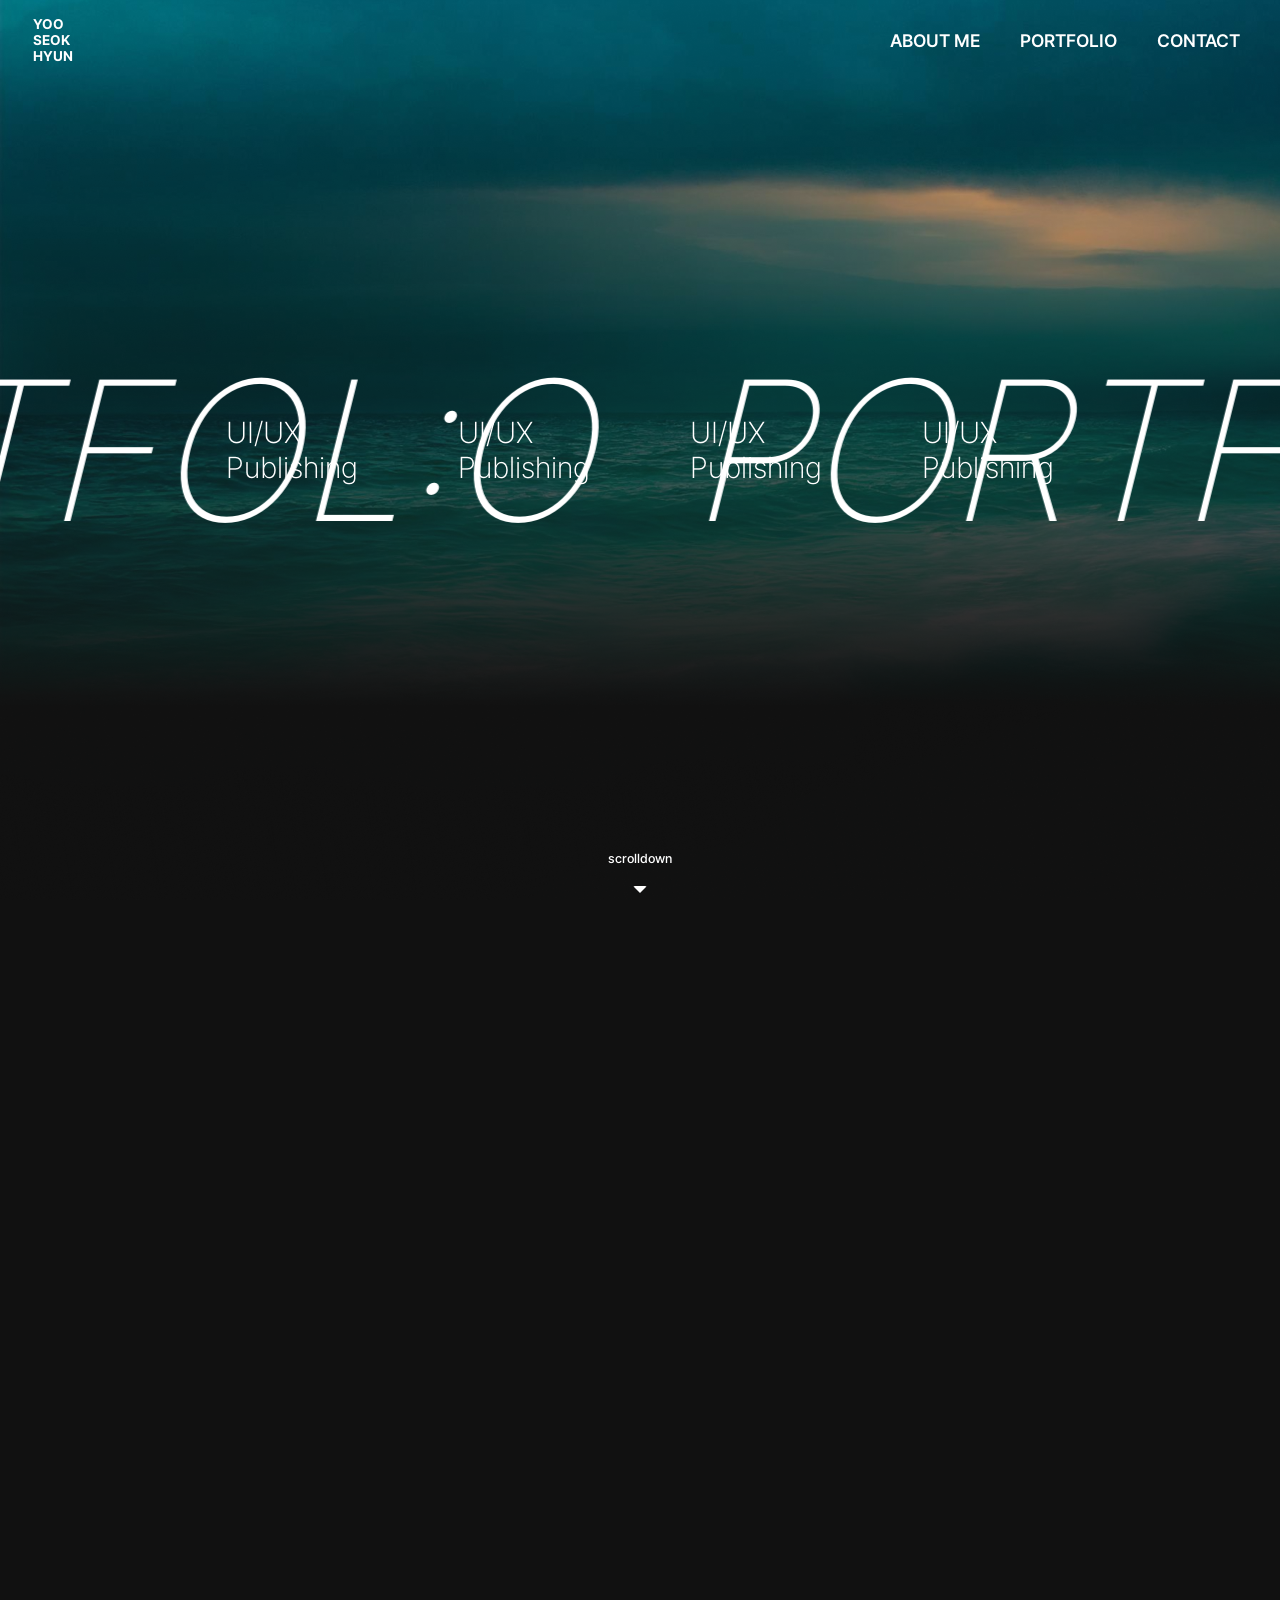
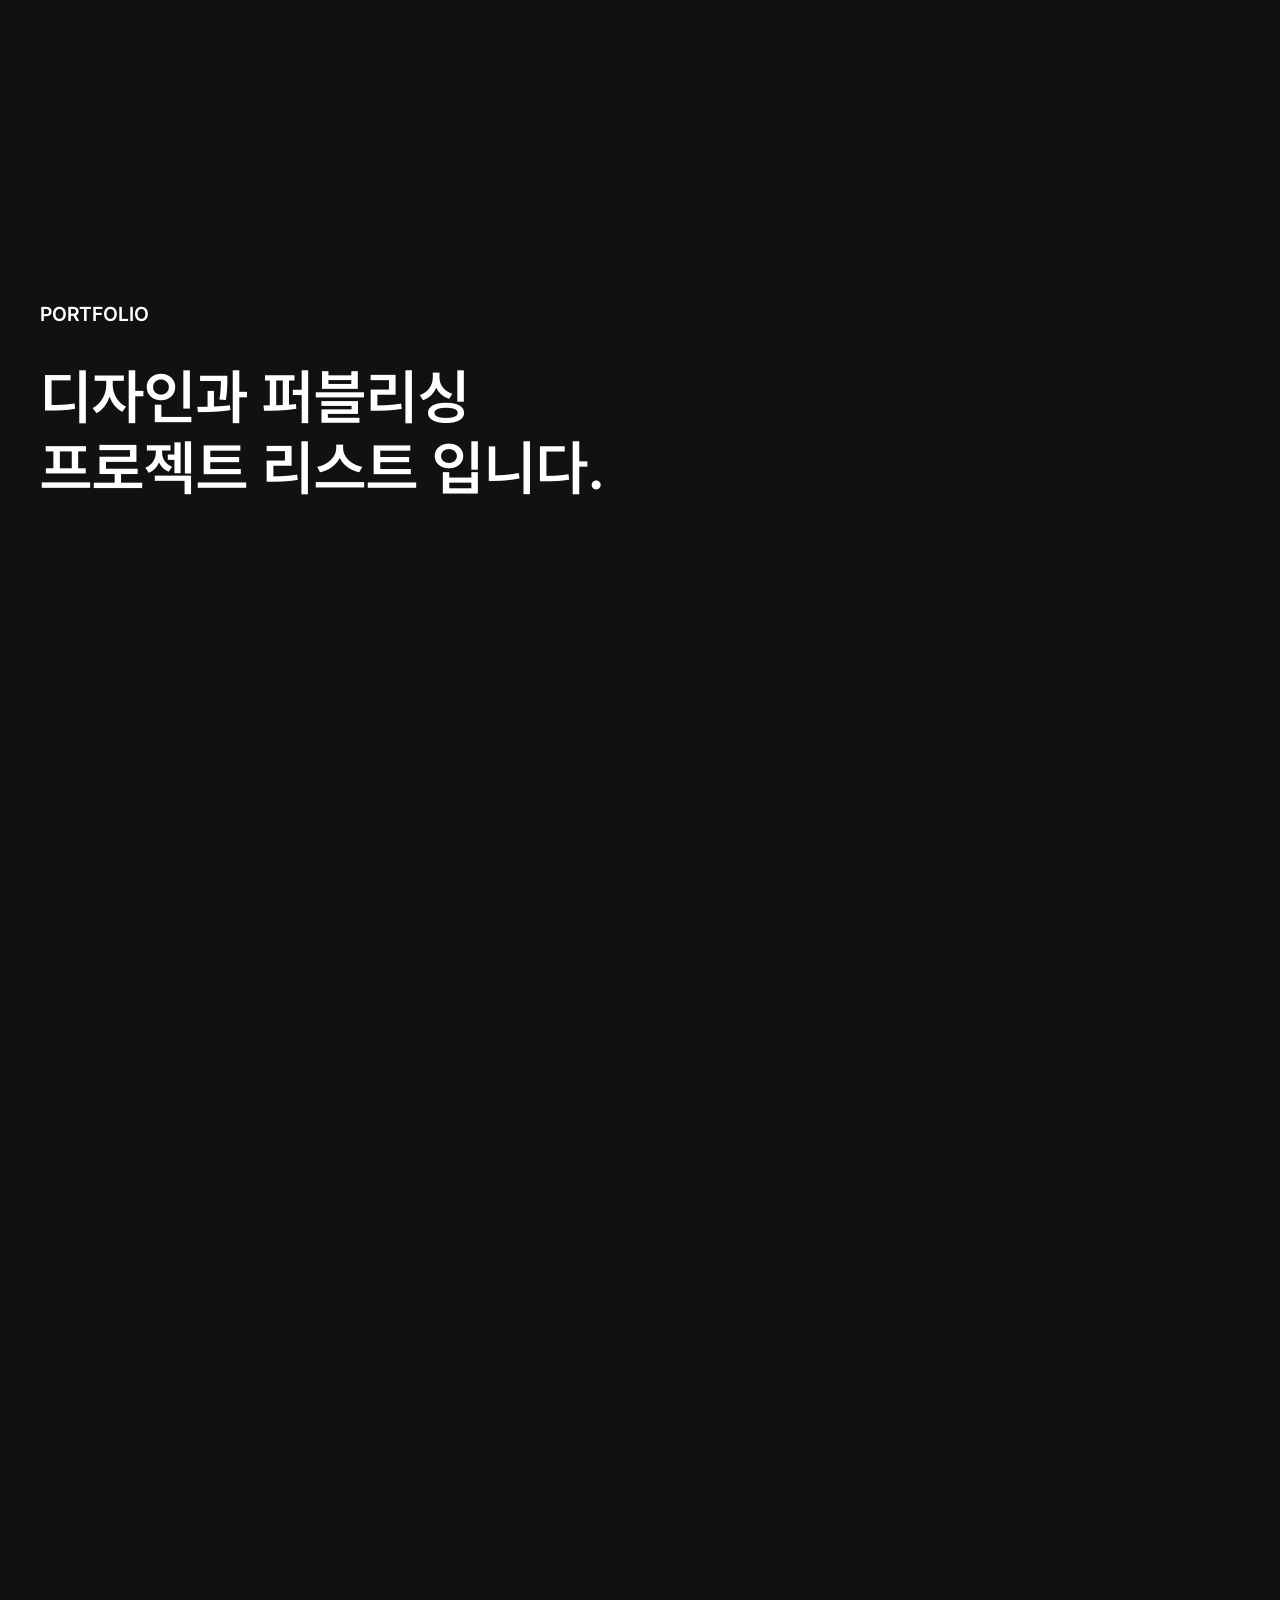
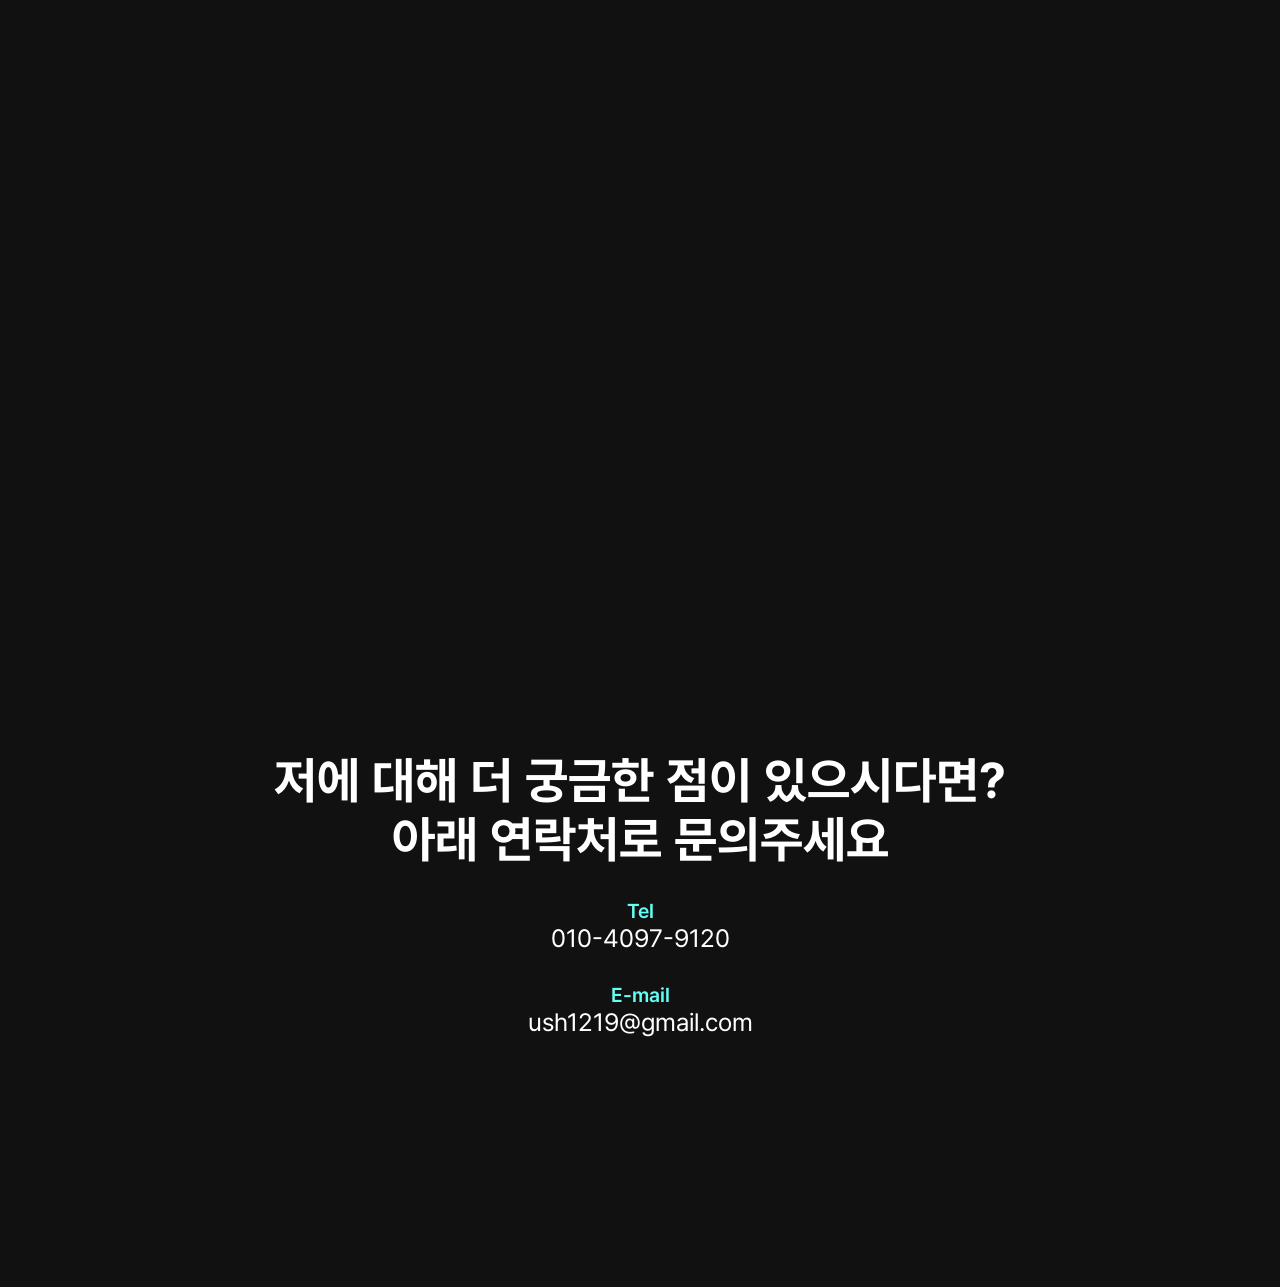
<file: index.html>
<!DOCTYPE html>
<html lang="ko">
    <head>
        <meta charset="UTF-8">
        <meta name="viewport" content="width=device-width, initial-scale=1.0">
        <title>YOO SEOK HYUN PORTFOLIO</title>
        <link rel="stylesheet" href="./css/common.css">
        <link rel="stylesheet" href="./css/style.css">
        <link rel="stylesheet" href="./css/aos.css">

    </head>
    <body>
        <header id="header">
            <div class="container">
                <div class="logo">
                    <a href="#mainCon">
                        <h1>YOO SEOK HYUN</h1>
                    </a>
                </div>
                <ul>
                    <li>
                        <a href="#aboutme">ABOUT ME</a>
                    </li>
                    <li>
                        <a href="#project">PORTFOLIO</a>
                    </li>
                    <li>
                        <a href="#conatct">CONTACT</a>
                    </li>
                </ul>
            </div>
        </header>
        <div id="mainWrap">
            <div id="mainCon">
                <div class="mainTxt">
                    <h1>PORTFOL:O</h1>
                    <h1>PORTFOL:O</h1>
                    <h1>PORTFOL:O</h1>
                    <h1>PORTFOL:O</h1>
                </div>
                <div class="mainTxt_sub">
                    <h1>UI/UX Publishing</h1>
                    <h1>UI/UX Publishing</h1>
                    <h1>UI/UX Publishing</h1>
                    <h1>UI/UX Publishing</h1>
                </div>
                <div class="container">
                    <div class="scrolldown">
                        <span>scrolldown</span>
                        <i></i>
                    </div>
                </div>
            </div>
            <div id="aboutme">
                <div class="container">
                    <ul class="aboutImg" data-aos="fade-down" data-aos-duration="2000">
                        <li><img src="./img/photoshop.png" alt=""></li>
                        <li><img src="./img/illustrator.png" alt=""></li>
                        <li><img src="./img/figma.png" alt=""></li>
                        <li><img src="./img/html5.png" alt=""></li>
                        <li><img src="./img/css3.png" alt=""></li>
                        <li><img src="./img/js.png" alt=""></li>
                    </ul>
                    <div class="titlebox" data-aos="fade-down" data-aos-duration="1000">
                        <h1>안녕하세요!
                            <br>
                            웹 퍼블리셔 유석현입니다
                        </h1>
                        <p>웹 표준과 웹 접근성을 준수하여 웹/앱디자인 퍼블리싱을 하고있습니다.
                            <br>
                            HTML, CSS, Jquery, Bootstrap, Figma, Photoshop, illustrator 등 다양한 툴을 사용하여
                            <br>
                            사용자 중심의 디자인과 퍼블리싱을 활용해 웹사이트를 제작합니다.
                        </p>
                    </div>
                </div>
            </div>
            <div id="project">
                <div class="container">
                    <div class="titlebox">
                        <span>PORTFOLIO</span>
                        <h1>디자인과 퍼블리싱
                            <br>
                            프로젝트 리스트 입니다.</h1>
                        <!-- <div class="btn-wrap">
                            <a href="" class="btn active" data-id="1">UI/UX DESIGN</a>
                            <a href="" class="btn" data-id="2">Another DESIGN</a>
                        </div> -->
                    </div>
                    <ul class="prolist" data-id="1">
                        <li data-aos="fade-down" data-aos-duration="1000">
                            <a
                                href="https://www.cytoacademy.or.kr/clonebuilder/static/index.html"
                                target="_blank">
                                <div class="imgBox">
                                    <span>자세히보기</span>
                                    <img src="./img/pro_01.png" alt="">
                                </div>
                                <div class="txt">
                                    <h2>Clone Builder
                                        <span>디자인 · 퍼블리싱</span>
                                    </h2>
                                    <p>실시간 백업프로그램 홍보 페이지</p>
                                </div>
                            </a>
                        </li>
                        <!-- <li data-aos="fade-down" data-aos-duration="1500">
                            <a href="">
                                <div class="imgBox">
                                    <span>자세히보기</span>
                                    <img src="./img/pro_02.png" alt="">
                                </div>
                                <div class="txt">
                                    <h2>엠게임 귀혼 리뉴얼
                                        <span>디자인 · 퍼블리싱</span>
                                    </h2>
                                    <p>엠게임 귀혼 리뉴얼 디자인 (개인작업물)</p>
                                </div>
                            </a>
                        </li> -->
                        <li data-aos="fade-down" data-aos-duration="2000">
                            <a href="https://www.skkumed.ac.kr/v2/" target="_blank">
                                <div class="imgBox">
                                    <span>자세히보기</span>
                                    <img src="./img/pro_03.png" alt="">
                                </div>
                                <div class="txt">
                                    <h2>성균관대학교 의과대학
                                        <span>디자인 · 퍼블리싱</span>
                                    </h2>
                                    <p>의과대학 국문/영문 홈페이지 리뉴얼</p>
                                </div>
                            </a>
                        </li>
                        <li data-aos="fade-down" data-aos-duration="1000">
                            <a href="https://medicalai.skkumed.ac.kr/" target="_blank">
                                <div class="imgBox">
                                    <span>자세히보기</span>
                                    <img src="./img/pro_04.png" alt="">
                                </div>
                                <div class="txt">
                                    <h2>MedicalAI<span>디자인 · 퍼블리싱</span>
                                    </h2>
                                    <p>의료인공지능융합인재양성사압단 홈페이지 제작</p>
                                </div>
                            </a>
                        </li>
                    </ul>
                    <ul class="prolist" data-id="2" style="display: none;">
                        <li data-aos="fade-down" data-aos-duration="1000">
                            <a href="https://medicalai.skkumed.ac.kr/" target="_blank">
                                <div class="imgBox">
                                    <span>자세히보기</span>
                                    <img src="./img/pro_04.png" alt="">
                                </div>
                                <div class="txt">
                                    <h2>MedicalAI<span>디자인 · 퍼블리싱</span>
                                    </h2>
                                    <p>의료인공지능융합인재양성사압단 홈페이지 제작</p>
                                </div>
                            </a>
                        </li>
                        <!-- <li data-aos="fade-down" data-aos-duration="1500">
                            <a href="">
                                <div class="imgBox">
                                    <span>자세히보기</span>
                                    <img src="./img/pro_02.png" alt="">
                                </div>
                                <div class="txt">
                                    <h2>엠게임 귀혼 리뉴얼
                                        <span>디자인 · 퍼블리싱</span>
                                    </h2>
                                    <p>엠게임 귀혼 리뉴얼 디자인 (개인작업물)</p>
                                </div>
                            </a>
                        </li> -->
                        <li data-aos="fade-down" data-aos-duration="1000">
                            <a href="https://www.cytoacademy.or.kr/clonebuilder/static/index.html" target="_blank">
                                <div class="imgBox">
                                    <span>자세히보기</span>
                                    <img src="./img/pro_01.png" alt="">
                                </div>
                                <div class="txt">
                                    <h2>Clone Builder
                                        <span>디자인 · 퍼블리싱</span>
                                    </h2>
                                    <p>실시간 백업프로그램 홍보 페이지</p>
                                </div>
                            </a>
                        </li>
                        <li data-aos="fade-down" data-aos-duration="2000">
                            <a href="https://www.skkumed.ac.kr/v2/" target="_blank">
                                <div class="imgBox">
                                    <span>자세히보기</span>
                                    <img src="./img/pro_03.png" alt="">
                                </div>
                                <div class="txt">
                                    <h2>성균관대학교 의과대학
                                        <span>디자인 · 퍼블리싱</span>
                                    </h2>
                                    <p>의과대학 국문/영문 홈페이지 리뉴얼</p>
                                </div>
                            </a>
                        </li>
                        
                    </ul>
                </div>
            </div>
            <div id="conatct">
                <div class="container">
                    <h1>저에 대해 더 궁금한 점이 있으시다면?
                        <br>
                        <span>아래 연락처로 문의주세요</span>
                    </h1>
                    <ul>
                        <li>
                            <span>Tel</span>
                            <a href="tel:010-4097-9120">010-4097-9120</a>
                        </li>
                        <li>
                            <span>E-mail</span>
                            <a href="mailto:ush1219@gmail.com">ush1219@gmail.com</a>
                        </li>
                    </ul>
                </div>
            </div>
        </div>
        <footer id="footer"></footer>

        <script src="./js/jquery.js"></script>
        <script src="./js/swiper.js"></script>
        <script src="./js/aos.js"></script>
        <script>
            $(function () {
                $('.btn').click(function (e) {
                    e.preventDefault();

                    // 모든 버튼의 active 클래스를 제거하고, 클릭된 버튼에만 추가
                    $('.btn').removeClass('active');
                    $(this).addClass('active');

                    // 클릭된 버튼의 data-id 속성 값 가져오기
                    var id = $(this).data('id');

                    // 모든 .prolist 숨기고, 클릭된 버튼의 data-id 와 일치하는 .prolist 표시
                    $('.prolist').hide();
                    $('.prolist[data-id="' + id + '"]').show();
                    
                    return false;
                });
            });
        </script>
        <script>
            AOS.init();

            window.addEventListener('scroll', function () {
                const header = document.getElementById('header');
                if (window.scrollY > 50) {
                    header
                        .classList
                        .add('scrolled'); // 스크롤이 50px 이상이면 'scrolled' 클래스 추가
                } else {
                    header
                        .classList
                        .remove('scrolled'); // 스크롤이 50px 이하이면 'scrolled' 클래스 제거
                }
            });
        </script>
    </body>
</html>
</file>
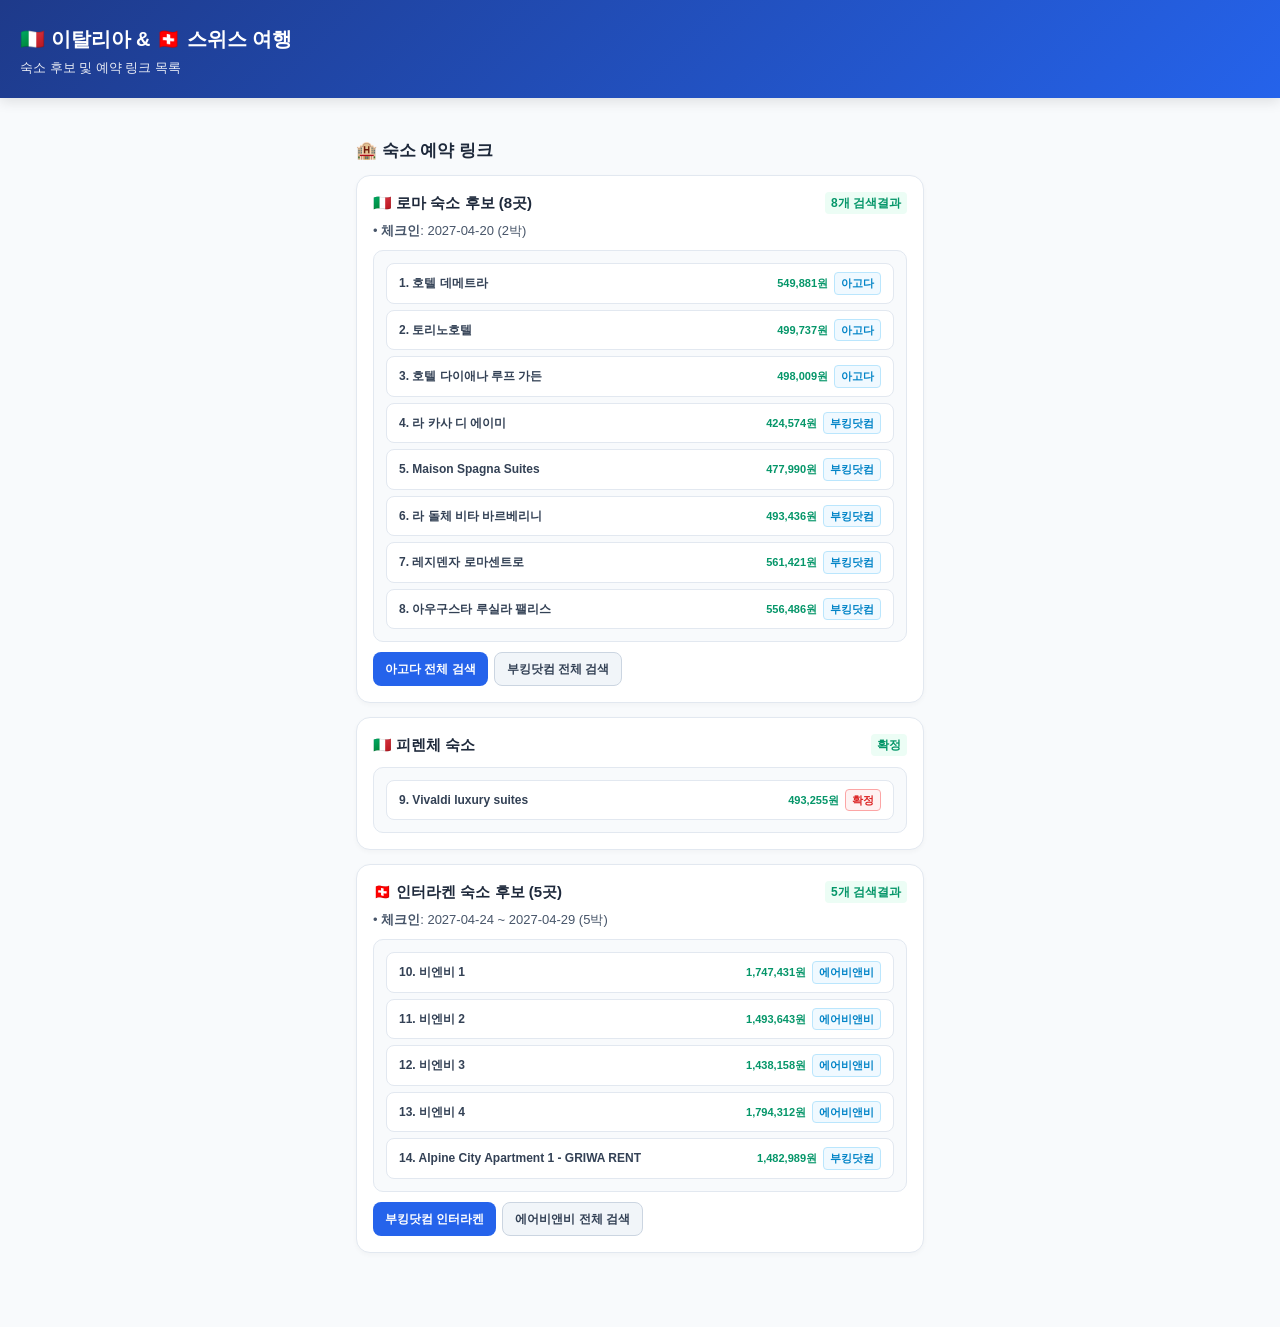
<file: lodging.html>
<!DOCTYPE html>
<html lang="ko">
    <head>
        <meta charset="UTF-8">
        <meta
            name="viewport"
            content="width=device-width, initial-scale=1.0, maximum-scale=1.0, user-scalable=no">
        <title>이탈리아 & 스위스 10박 12일 여행 가이드 - 숙소 목록</title>
        <style>
            :root {
                --primary: #2563eb;
                --primary-dark: #1d4ed8;
                --bg: #f8fafc;
                --card-bg: #ffffff;
                --text: #1e293b;
                --text-muted: #64748b;
                --border: #e2e8f0;
                --accent-it: #dc2626;
                --accent-ch: #ea580c;
                --spot-bg: #f1f5f9;
                --transit-bg: #f0fdf4;
                --transit-border: #bbf7d0;
                --transit-text: #166534;
            }
            * {
                box-sizing: border-box;
                margin: 0;
                padding: 0;
                -webkit-tap-highlight-color: transparent;
            }
            body {
                font-family: -apple-system, BlinkMacSystemFont, "Apple SD Gothic Neo", "Pretendard", "Malgun Gothic", sans-serif;
                background-color: var(--bg);
                color: var(--text);
                line-height: 1.5;
                padding-bottom: 60px;
            }
            header {
                background: linear-gradient(135deg, #1e3a8a, #2563eb);
                color: white;
                padding: 24px 20px 20px;
                position: sticky;
                top: 0;
                z-index: 100;
                box-shadow: 0 4px 12px rgba(0,0,0,0.1);
            }
            header h1 {
                font-size: 20px;
                font-weight: 800;
                margin-bottom: 4px;
            }
            header p {
                font-size: 13px;
                opacity: 0.9;
            }

            .container {
                padding: 16px 16px 0;
                max-width: 600px;
                margin: 0 auto;
            }
            .section-title {
                font-size: 17px;
                font-weight: 800;
                margin: 24px 0 12px;
                display: flex;
                align-items: center;
                gap: 6px;
            }

            /* 카드 스타일 */
            .card {
                background: var(--card-bg);
                border-radius: 14px;
                padding: 16px;
                margin-bottom: 14px;
                border: 1px solid var(--border);
                box-shadow: 0 2px 5px rgba(0,0,0,0.03);
            }
            .day-header {
                display: flex;
                justify-content: space-between;
                align-items: center;
                margin-bottom: 6px;
            }

            .day-title {
                font-size: 15px;
                font-weight: 700;
                color: var(--text);
            }
            .day-desc {
                font-size: 13px;
                color: #475569;
                margin-bottom: 8px;
            }

            /* 숙소 후보군 스타일 */
            .hotel-group {
                background: #f8fafc;
                border-radius: 10px;
                padding: 12px;
                margin-top: 10px;
                border: 1px solid #e2e8f0;
            }
            .hotel-list {
                display: flex;
                flex-direction: column;
                gap: 6px;
            }
            .hotel-item {
                display: flex;
                align-items: center;
                justify-content: space-between;
                background: white;
                padding: 8px 12px;
                border-radius: 8px;
                border: 1px solid #e2e8f0;
                text-decoration: none;
                color: #334155;
                font-size: 12px;
                transition: all 0.2s;
            }
            .hotel-item:active {
                background: #f1f5f9;
            }
            .hotel-name {
                font-weight: 700;
                display: flex;
                align-items: center;
                gap: 6px;
            }
            .hotel-info {
                display: flex;
                align-items: center;
                gap: 6px;
            }
            .hotel-price {
                font-size: 11px;
                font-weight: 700;
                color: #059669;
            }
            .hotel-tag {
                font-size: 11px;
                font-weight: 700;
                color: #0284c7;
                background: #f0f9ff;
                padding: 2px 6px;
                border-radius: 4px;
                border: 1px solid #bae6fd;
                white-space: nowrap;
            }
            .hotel-tag-confirmed {
                font-size: 11px;
                font-weight: 700;
                color: #dc2626;
                background: #fef2f2;
                padding: 2px 6px;
                border-radius: 4px;
                border: 1px solid #fca5a5;
                white-space: nowrap;
            }

            /* 예약 링크 및 버튼 */
            .btn-group {
                display: flex;
                flex-wrap: wrap;
                gap: 6px;
                margin-top: 10px;
            }
            .btn {
                display: inline-flex;
                align-items: center;
                gap: 4px;
                background-color: #f1f5f9;
                color: #334155;
                font-size: 12px;
                font-weight: 700;
                padding: 7px 12px;
                border-radius: 8px;
                text-decoration: none;
                border: 1px solid #cbd5e1;
            }
            .btn-primary {
                background-color: var(--primary);
                color: white;
                border: none;
            }

            /* 가격 및 비고 태그 */
            .price-tag {
                font-size: 12px;
                font-weight: 700;
                color: #059669;
                background: #ecfdf5;
                padding: 2px 6px;
                border-radius: 4px;
            }
        </style>
    </head>
    <body>

        <header>
            <h1>🇮🇹 이탈리아 & 🇨🇭 스위스 여행</h1>
            <p>숙소 후보 및 예약 링크 목록</p>
        </header>

        <div class="container">

            <h2 class="section-title" id="stays">🏨 숙소 예약 링크</h2>

            <!-- 로마 숙소 카드 -->
            <div class="card">
                <div class="day-header">
                    <span class="day-title">🇮🇹 로마 숙소 후보 (8곳)</span>
                    <span class="price-tag">8개 검색결과</span>
                </div>
                <div class="day-desc">
                    • <b>체크인</b>: 2027-04-20 (2박)
                </div>

                <div class="hotel-group">
                    <div class="hotel-list">
                        <a href="https://www.agoda.com/ko-kr/hotel-demetra/hotel/rome-it.html?countryId=205&finalPriceView=1&isShowMobileAppPrice=false&cid=1833981&numberOfBedrooms=&familyMode=false&adults=2&children=0&rooms=1&maxRooms=0&checkIn=2027-04-20&isCalendarCallout=false&childAges=&numberOfGuest=0&missingChildAges=false&travellerType=1&showReviewSubmissionEntry=false&currencyCode=KRW&isFreeOccSearch=false&tspTypes=9&los=2&searchrequestid=c874a65e-5a10-45fe-a93a-d1640b9f8305&ds=sRPZBPRbd10g%2BPx8" target="_blank" class="hotel-item">
                            <span class="hotel-name">1. 호텔 데메트라</span>
                            <div class="hotel-info">
                                <span class="hotel-price">549,881원</span>
                                <span class="hotel-tag">아고다</span>
                            </div>
                        </a>
                        <a href="https://www.agoda.com/ko-kr/torino-hotel/hotel/rome-it.html?countryId=205&finalPriceView=1&isShowMobileAppPrice=false&cid=1833981&numberOfBedrooms=&familyMode=false&adults=2&children=0&rooms=1&maxRooms=0&checkIn=2027-04-20&isCalendarCallout=false&childAges=&numberOfGuest=0&missingChildAges=false&travellerType=1&showReviewSubmissionEntry=false&currencyCode=KRW&isFreeOccSearch=false&tspTypes=4%2C8&los=2&searchrequestid=c874a65e-5a10-45fe-a93a-d1640b9f8305&ds=sRPZBPRbd10g%2BPx8" target="_blank" class="hotel-item">
                            <span class="hotel-name">2. 토리노호텔</span>
                            <div class="hotel-info">
                                <span class="hotel-price">499,737원</span>
                                <span class="hotel-tag">아고다</span>
                            </div>
                        </a>
                        <a href="https://www.agoda.com/ko-kr/hotel-diana-roof-garden/hotel/rome-it.html?countryId=205&finalPriceView=1&isShowMobileAppPrice=false&cid=1833981&numberOfBedrooms=&familyMode=false&adults=2&children=0&rooms=1&maxRooms=0&checkIn=2027-04-20&isCalendarCallout=false&childAges=&numberOfGuest=0&missingChildAges=false&travellerType=1&showReviewSubmissionEntry=false&currencyCode=KRW&isFreeOccSearch=false&tspTypes=9&los=2&searchrequestid=c874a65e-5a10-45fe-a93a-d1640b9f8305&ds=sRPZBPRbd10g%2BPx8" target="_blank" class="hotel-item">
                            <span class="hotel-name">3. 호텔 다이애나 루프 가든</span>
                            <div class="hotel-info">
                                <span class="hotel-price">498,009원</span>
                                <span class="hotel-tag">아고다</span>
                            </div>
                        </a>
                        <a href="https://www.booking.com/Share-byBT91" target="_blank" class="hotel-item">
                            <span class="hotel-name">4. 라 카사 디 에이미</span>
                            <div class="hotel-info">
                                <span class="hotel-price">424,574원</span>
                                <span class="hotel-tag">부킹닷컴</span>
                            </div>
                        </a>
                        <a href="https://www.booking.com/Share-vpKIp5p" target="_blank" class="hotel-item">
                            <span class="hotel-name">5. Maison Spagna Suites</span>
                            <div class="hotel-info">
                                <span class="hotel-price">477,990원</span>
                                <span class="hotel-tag">부킹닷컴</span>
                            </div>
                        </a>
                        <a href="https://www.booking.com/Share-MW0LG8" target="_blank" class="hotel-item">
                            <span class="hotel-name">6. 라 돌체 비타 바르베리니</span>
                            <div class="hotel-info">
                                <span class="hotel-price">493,436원</span>
                                <span class="hotel-tag">부킹닷컴</span>
                            </div>
                        </a>
                        <a href="https://www.booking.com/Share-iJRtAI" target="_blank" class="hotel-item">
                            <span class="hotel-name">7. 레지덴자 로마센트로</span>
                            <div class="hotel-info">
                                <span class="hotel-price">561,421원</span>
                                <span class="hotel-tag">부킹닷컴</span>
                            </div>
                        </a>
                        <a href="https://www.booking.com/Share-RsvjCDV" target="_blank" class="hotel-item">
                            <span class="hotel-name">8. 아우구스타 루실라 팰리스</span>
                            <div class="hotel-info">
                                <span class="hotel-price">556,486원</span>
                                <span class="hotel-tag">부킹닷컴</span>
                            </div>
                        </a>
                    </div>
                </div>

                <div class="btn-group">
                    <a href="https://www.agoda.com" target="_blank" class="btn btn-primary">아고다 전체 검색</a>
                    <a href="https://www.booking.com" target="_blank" class="btn">부킹닷컴 전체 검색</a>
                </div>
            </div>

            <!-- 피렌체 숙소 카드 -->
            <div class="card">
                <div class="day-header">
                    <span class="day-title">🇮🇹 피렌체 숙소</span>
                    <span class="price-tag">확정</span>
                </div>

                <div class="hotel-group">
                    <div class="hotel-list">
                        <a href="https://www.booking.com/Share-szkHgYe" target="_blank" class="hotel-item">
                            <span class="hotel-name">9. Vivaldi luxury suites</span>
                            <div class="hotel-info">
                                <span class="hotel-price">493,255원</span>
                                <span class="hotel-tag-confirmed">확정</span>
                            </div>
                        </a>
                    </div>
                </div>
            </div>

            <!-- 스위스 인터라켄 카드 -->
            <div class="card">
                <div class="day-header">
                    <span class="day-title">🇨🇭 인터라켄 숙소 후보 (5곳)</span>
                    <span class="price-tag">5개 검색결과</span>
                </div>
                <div class="day-desc">
                    • <b>체크인</b>: 2027-04-24 ~ 2027-04-29 (5박)
                </div>

                <div class="hotel-group">
                    <div class="hotel-list">
                        <a href="https://www.airbnb.co.kr/rooms/23495554?check_in=2027-04-24&check_out=2027-04-29&guests=2&adults=2&s=67&unique_share_id=4483f61f-6f19-4d68-9145-0eed1ce08e2c" target="_blank" class="hotel-item">
                            <span class="hotel-name">10. 비엔비 1</span>
                            <div class="hotel-info">
                                <span class="hotel-price">1,747,431원</span>
                                <span class="hotel-tag">에어비앤비</span>
                            </div>
                        </a>
                        <a href="https://www.airbnb.co.kr/rooms/10777158?check_in=2027-04-24&check_out=2027-04-29&guests=2&adults=2&s=67&unique_share_id=2b9c2d40-2434-42d6-8719-e9015f2915d2" target="_blank" class="hotel-item">
                            <span class="hotel-name">11. 비엔비 2</span>
                            <div class="hotel-info">
                                <span class="hotel-price">1,493,643원</span>
                                <span class="hotel-tag">에어비앤비</span>
                            </div>
                        </a>
                        <a href="https://www.airbnb.co.kr/rooms/15727214?check_in=2027-04-24&check_out=2027-04-29&guests=1&adults=2&s=67&unique_share_id=67332d72-72c4-417f-b6de-d7277bbe58cd" target="_blank" class="hotel-item">
                            <span class="hotel-name">12. 비엔비 3</span>
                            <div class="hotel-info">
                                <span class="hotel-price">1,438,158원</span>
                                <span class="hotel-tag">에어비앤비</span>
                            </div>
                        </a>
                        <a href="https://www.airbnb.co.kr/rooms/1477311834197306490?check_in=2027-04-24&check_out=2027-04-29&guests=1&adults=2&s=67&unique_share_id=b9bfd0f0-1aff-4b89-bf5e-d2ddb660c228" target="_blank" class="hotel-item">
                            <span class="hotel-name">13. 비엔비 4</span>
                            <div class="hotel-info">
                                <span class="hotel-price">1,794,312원</span>
                                <span class="hotel-tag">에어비앤비</span>
                            </div>
                        </a>
                        <a href="https://www.booking.com/Share-RPh0V9" target="_blank" class="hotel-item">
                            <span class="hotel-name">14. Alpine City Apartment 1 - GRIWA RENT</span>
                            <div class="hotel-info">
                                <span class="hotel-price">1,482,989원</span>
                                <span class="hotel-tag">부킹닷컴</span>
                            </div>
                        </a>
                    </div>
                </div>

                <div class="btn-group">
                    <a href="https://www.booking.com" target="_blank" class="btn btn-primary">부킹닷컴 인터라켄</a>
                    <a href="https://www.airbnb.co.kr" target="_blank" class="btn">에어비앤비 전체 검색</a>
                </div>
            </div>

        </div>

    </body>
</html>
</file>
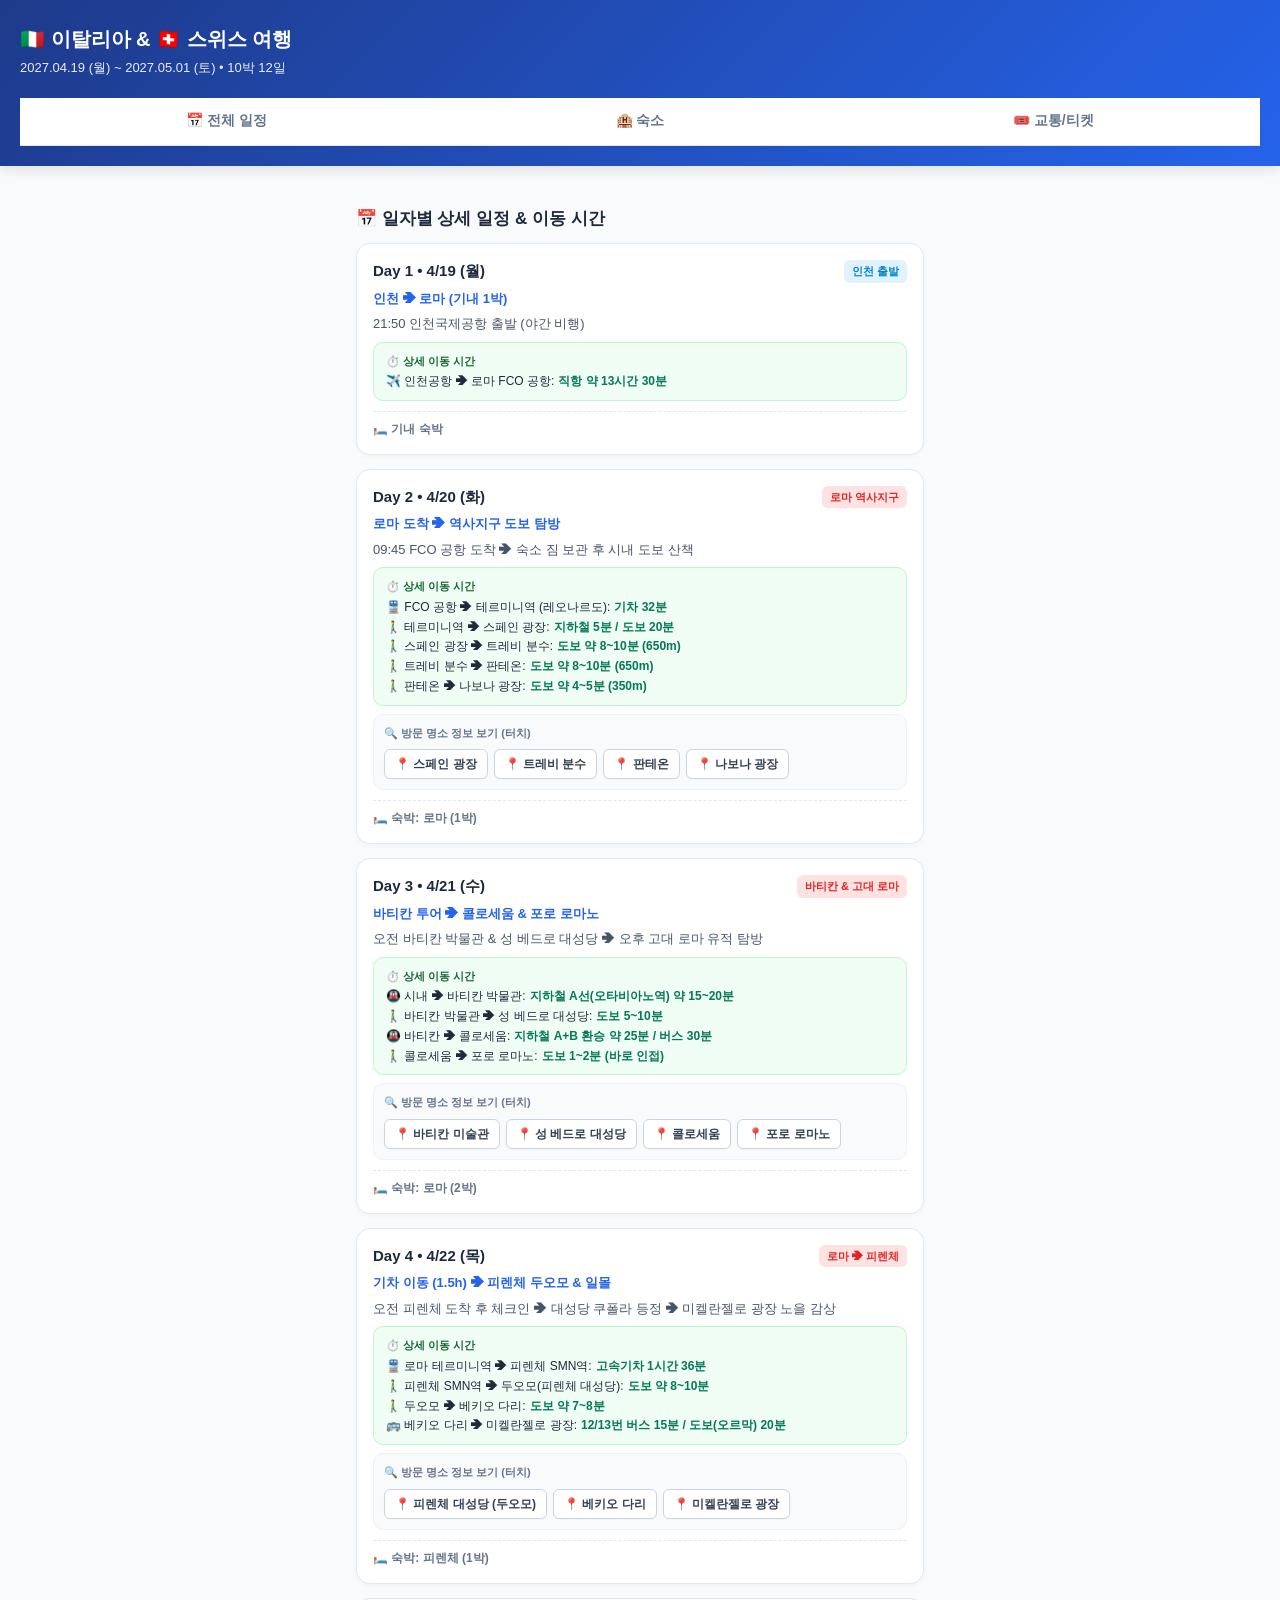
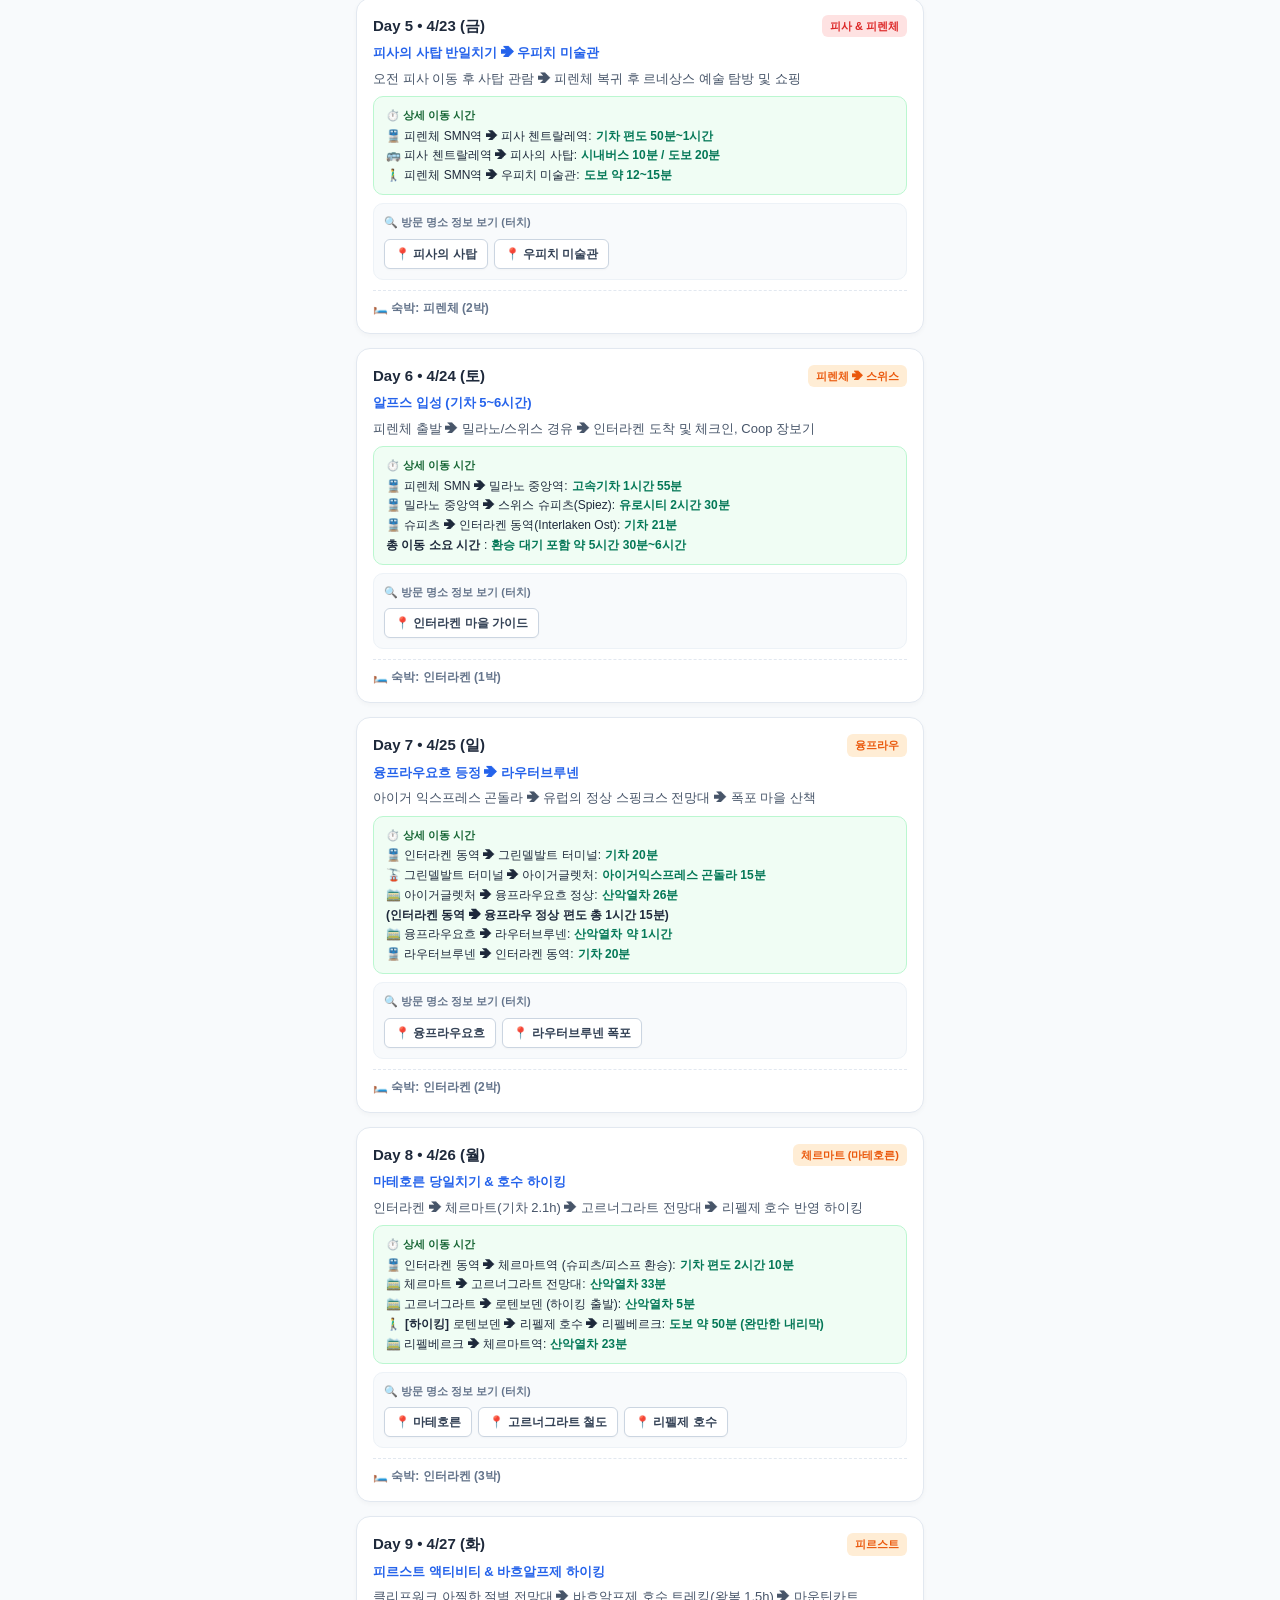
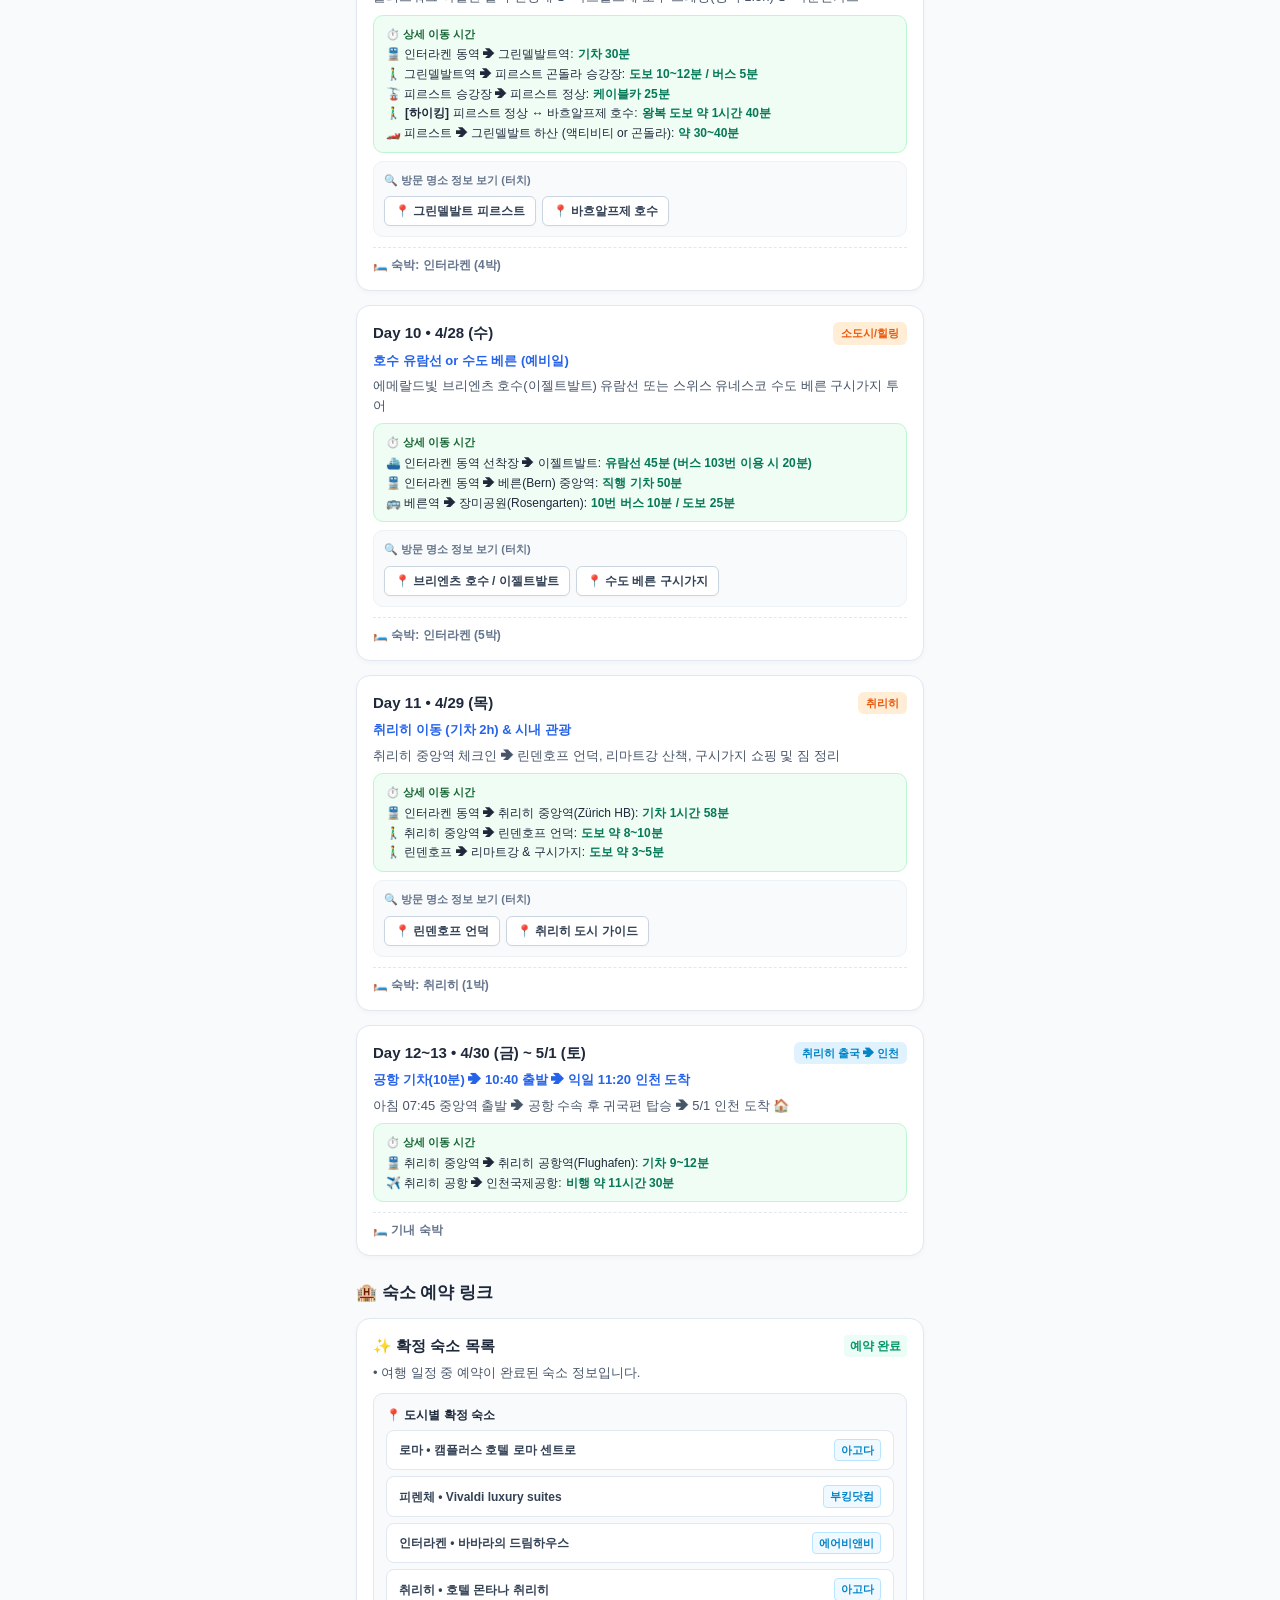
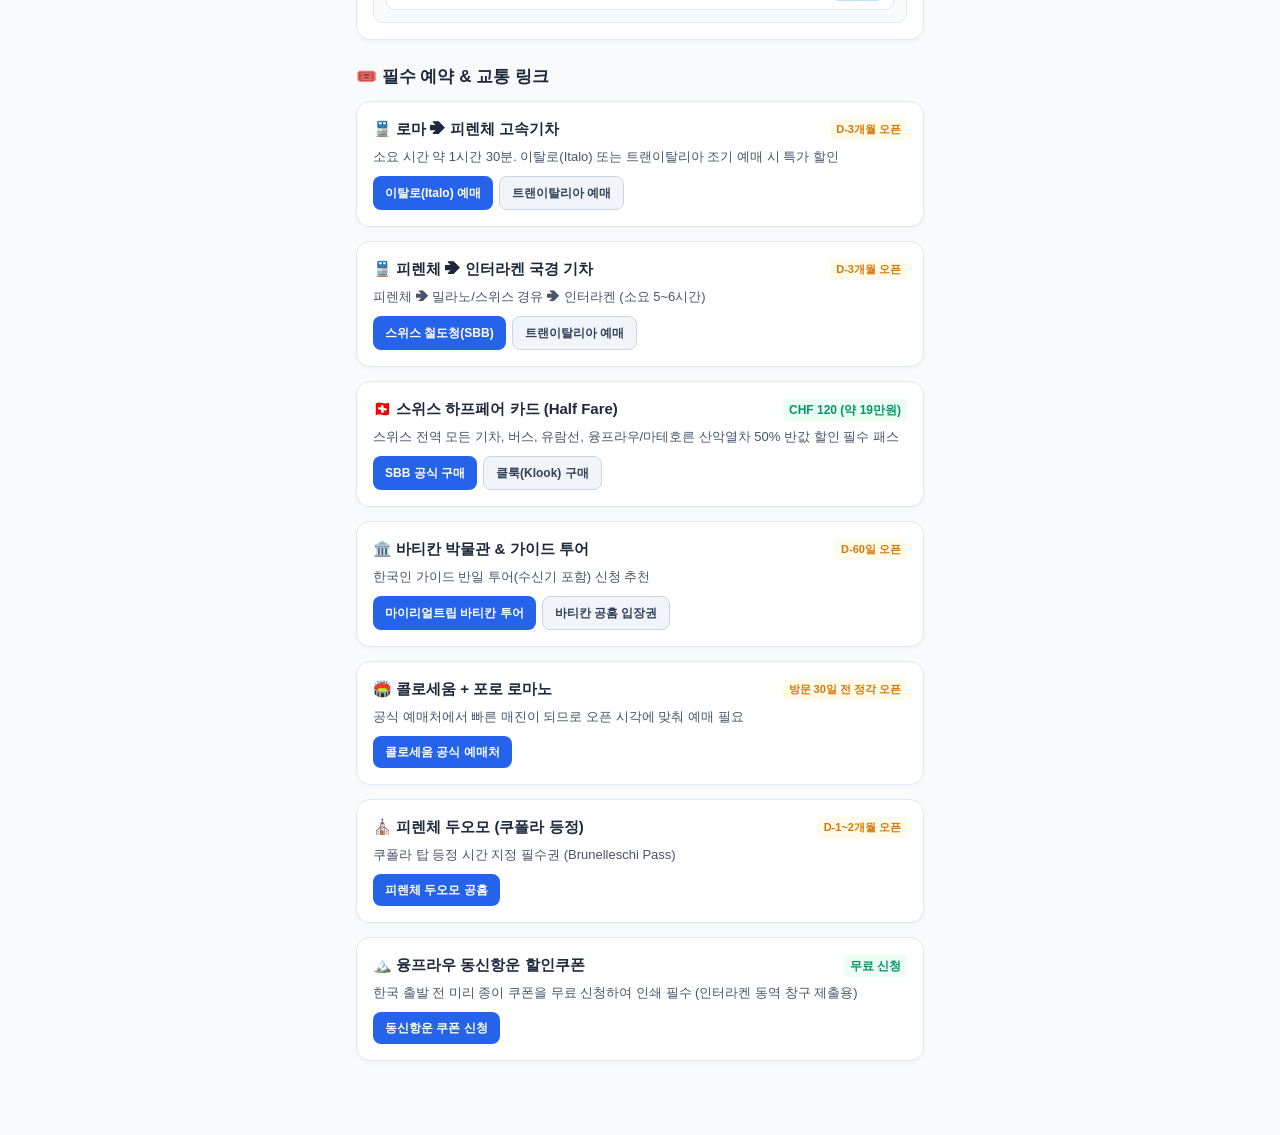
<file: travel.html>
<!DOCTYPE html>
<html lang="ko">
    <head>
        <meta charset="UTF-8">
        <meta
            name="viewport"
            content="width=device-width, initial-scale=1.0, maximum-scale=1.0, user-scalable=no">
        <title>이탈리아 & 스위스 10박 12일 여행 가이드</title>
        <style>
            :root {
                --primary: #2563eb;
                --primary-dark: #1d4ed8;
                --bg: #f8fafc;
                --card-bg: #ffffff;
                --text: #1e293b;
                --text-muted: #64748b;
                --border: #e2e8f0;
                --accent-it: #dc2626;
                --accent-ch: #ea580c;
                --spot-bg: #f1f5f9;
                --transit-bg: #f0fdf4;
                --transit-border: #bbf7d0;
                --transit-text: #166534;
            }
            * {
                box-sizing: border-box;
                margin: 0;
                padding: 0;
                -webkit-tap-highlight-color: transparent;
            }
            body {
                font-family: -apple-system, BlinkMacSystemFont, "Apple SD Gothic Neo", "Pretendard", "Malgun Gothic", sans-serif;
                background-color: var(--bg);
                color: var(--text);
                line-height: 1.5;
                padding-bottom: 60px;
            }
            header {
                background: linear-gradient(135deg, #1e3a8a, #2563eb);
                color: white;
                padding: 24px 20px 20px;
                position: sticky;
                top: 0;
                z-index: 100;
                box-shadow: 0 4px 12px rgba(0,0,0,0.1);
            }
            header h1 {
                font-size: 20px;
                font-weight: 800;
                margin-bottom: 4px;
            }
            header p {
                font-size: 13px;
                opacity: 0.9;
            }

            .nav-tabs {
                display: flex;
                background: white;
                border-bottom: 1px solid var(--border);
                position: sticky;
                top: 73px;
                z-index: 99;
                box-shadow: 0 2px 4px rgba(0,0,0,0.03);
                margin-top: 20px;
            }
            .nav-tab {
                flex: 1;
                text-align: center;
                padding: 12px 0;
                font-size: 14px;
                font-weight: 700;
                color: var(--text-muted);
                text-decoration: none;
                border-bottom: 2px solid transparent;
            }

            .container {
                padding: 16px 16px 0;
                max-width: 600px;
                margin: 0 auto;
            }
            .section-title {
                font-size: 17px;
                font-weight: 800;
                margin: 24px 0 12px;
                display: flex;
                align-items: center;
                gap: 6px;
            }

            /* 카드 스타일 */
            .card {
                background: var(--card-bg);
                border-radius: 14px;
                padding: 16px;
                margin-bottom: 14px;
                border: 1px solid var(--border);
                box-shadow: 0 2px 5px rgba(0,0,0,0.03);
            }
            .day-header {
                display: flex;
                justify-content: space-between;
                align-items: center;
                margin-bottom: 6px;
            }
            .badge {
                font-size: 11px;
                font-weight: 700;
                padding: 3px 8px;
                border-radius: 6px;
            }
            .badge-it {
                background: #fee2e2;
                color: var(--accent-it);
            }
            .badge-ch {
                background: #ffedd5;
                color: var(--accent-ch);
            }
            .badge-flight {
                background: #e0f2fe;
                color: #0284c7;
            }

            .day-title {
                font-size: 15px;
                font-weight: 700;
                color: var(--text);
            }
            .day-route {
                font-size: 13px;
                font-weight: 600;
                color: var(--primary);
                margin: 4px 0 6px;
            }
            .day-desc {
                font-size: 13px;
                color: #475569;
                margin-bottom: 8px;
            }

            /* 이동 시간 안내 박스 */
            .transit-box {
                background: var(--transit-bg);
                border: 1px solid var(--transit-border);
                border-radius: 10px;
                padding: 10px 12px;
                margin: 8px 0;
                font-size: 12px;
                color: #1e293b;
            }
            .transit-title {
                font-size: 11px;
                font-weight: 700;
                color: var(--transit-text);
                margin-bottom: 4px;
                display: flex;
                align-items: center;
                gap: 4px;
            }
            .transit-list {
                list-style: none;
                padding-left: 0;
                margin: 0;
            }
            .transit-list li {
                margin-bottom: 3px;
                display: flex;
                align-items: flex-start;
                gap: 4px;
                line-height: 1.4;
            }
            .transit-list li:last-child {
                margin-bottom: 0;
            }
            .transit-time {
                font-weight: 700;
                color: #047857;
                white-space: nowrap;
            }

            /* 관광지 정보 링크 태그 그룹 */
            .spot-group {
                display: flex;
                flex-wrap: wrap;
                gap: 6px;
                margin: 8px 0 4px;
                background: #f8fafc;
                padding: 10px;
                border-radius: 10px;
                border: 1px solid #edf2f7;
            }
            .spot-label {
                width: 100%;
                font-size: 11px;
                font-weight: 700;
                color: #64748b;
                margin-bottom: 2px;
            }
            .spot-link {
                display: inline-flex;
                align-items: center;
                gap: 4px;
                font-size: 12px;
                font-weight: 600;
                color: #334155;
                background: white;
                padding: 5px 10px;
                border-radius: 6px;
                text-decoration: none;
                border: 1px solid #cbd5e1;
                box-shadow: 0 1px 2px rgba(0,0,0,0.03);
            }
            .spot-link:active {
                background: #e2e8f0;
            }

            .day-stay {
                margin-top: 10px;
                padding-top: 8px;
                border-top: 1px dashed var(--border);
                font-size: 12px;
                font-weight: 600;
                color: #64748b;
            }

            /* 숙소 후보군 스타일 */
            .hotel-group {
                background: #f8fafc;
                border-radius: 10px;
                padding: 12px;
                margin-top: 10px;
                border: 1px solid #e2e8f0;
            }
            .hotel-sub-title {
                font-size: 12px;
                font-weight: 800;
                color: #1e293b;
                margin-bottom: 6px;
                margin-top: 10px;
            }
            .hotel-sub-title:first-child {
                margin-top: 0;
            }
            .hotel-list {
                display: flex;
                flex-direction: column;
                gap: 6px;
            }
            .hotel-item {
                display: flex;
                align-items: center;
                justify-content: space-between;
                background: white;
                padding: 8px 12px;
                border-radius: 8px;
                border: 1px solid #e2e8f0;
                text-decoration: none;
                color: #334155;
                font-size: 12px;
                transition: all 0.2s;
            }
            .hotel-item:active {
                background: #f1f5f9;
            }
            .hotel-name {
                font-weight: 700;
                display: flex;
                align-items: center;
                gap: 6px;
            }
            .hotel-note {
                font-size: 11px;
                color: #64748b;
                font-weight: normal;
            }
            .hotel-tag {
                font-size: 11px;
                font-weight: 700;
                color: #0284c7;
                background: #f0f9ff;
                padding: 2px 6px;
                border-radius: 4px;
                border: 1px solid #bae6fd;
                white-space: nowrap;
            }

            /* 예약 링크 및 버튼 */
            .btn-group {
                display: flex;
                flex-wrap: wrap;
                gap: 6px;
                margin-top: 10px;
            }
            .btn {
                display: inline-flex;
                align-items: center;
                gap: 4px;
                background-color: #f1f5f9;
                color: #334155;
                font-size: 12px;
                font-weight: 700;
                padding: 7px 12px;
                border-radius: 8px;
                text-decoration: none;
                border: 1px solid #cbd5e1;
            }
            .btn-primary {
                background-color: var(--primary);
                color: white;
                border: none;
            }
            .btn:active {
                opacity: 0.8;
            }

            /* 가격 및 비고 태그 */
            .price-tag {
                font-size: 12px;
                font-weight: 700;
                color: #059669;
                background: #ecfdf5;
                padding: 2px 6px;
                border-radius: 4px;
            }
            .timing-tag {
                font-size: 11px;
                color: #d97706;
                background: #fffbeb;
                padding: 2px 6px;
                border-radius: 4px;
                font-weight: 600;
            }
        </style>
    </head>
    <body>

        <header>
            <h1>🇮🇹 이탈리아 & 🇨🇭 스위스 여행</h1>
            <p>2027.04.19 (월) ~ 2027.05.01 (토) • 10박 12일</p>
            <nav class="nav-tabs">
                <a href="#schedule" class="nav-tab">📅 전체 일정</a>
                <a href="#stays" class="nav-tab">🏨 숙소</a>
                <a href="#tickets" class="nav-tab">🎟️ 교통/티켓</a>
            </nav>
        </header>

        <div class="container">

            <!-- 1. 일자별 상세 일정 -->
            <h2 class="section-title" id="schedule">📅 일자별 상세 일정 & 이동 시간</h2>

            <!-- Day 1 -->
            <div class="card">
                <div class="day-header">
                    <span class="day-title">Day 1 • 4/19 (월)</span>
                    <span class="badge badge-flight">인천 출발</span>
                </div>
                <div class="day-route">인천 ➔ 로마 (기내 1박)</div>
                <div class="day-desc">21:50 인천국제공항 출발 (야간 비행)</div>

                <div class="transit-box">
                    <div class="transit-title">⏱️ 상세 이동 시간</div>
                    <ul class="transit-list">
                        <li>✈️ 인천공항 ➔ 로마 FCO 공항:
                            <span class="transit-time">직항 약 13시간 30분</span></li>
                    </ul>
                </div>

                <div class="day-stay">🛏️ 기내 숙박</div>
            </div>

            <!-- Day 2 -->
            <div class="card">
                <div class="day-header">
                    <span class="day-title">Day 2 • 4/20 (화)</span>
                    <span class="badge badge-it">로마 역사지구</span>
                </div>
                <div class="day-route">로마 도착 ➔ 역사지구 도보 탐방</div>
                <div class="day-desc">09:45 FCO 공항 도착 ➔ 숙소 짐 보관 후 시내 도보 산책</div>

                <div class="transit-box">
                    <div class="transit-title">⏱️ 상세 이동 시간</div>
                    <ul class="transit-list">
                        <li>🚆 FCO 공항 ➔ 테르미니역 (레오나르도):
                            <span class="transit-time">기차 32분</span></li>
                        <li>🚶‍♂️ 테르미니역 ➔ 스페인 광장:
                            <span class="transit-time">지하철 5분 / 도보 20분</span></li>
                        <li>🚶‍♂️ 스페인 광장 ➔ 트레비 분수:
                            <span class="transit-time">도보 약 8~10분 (650m)</span></li>
                        <li>🚶‍♂️ 트레비 분수 ➔ 판테온:
                            <span class="transit-time">도보 약 8~10분 (650m)</span></li>
                        <li>🚶‍♂️ 판테온 ➔ 나보나 광장:
                            <span class="transit-time">도보 약 4~5분 (350m)</span></li>
                    </ul>
                </div>

                <div class="spot-group">
                    <div class="spot-label">🔍 방문 명소 정보 보기 (터치)</div>
                    <a
                        href="https://ko.wikipedia.org/wiki/스페인_광장_(로마)"
                        target="_blank"
                        class="spot-link">📍 스페인 광장</a>
                    <a
                        href="https://ko.wikipedia.org/wiki/트레비_분수"
                        target="_blank"
                        class="spot-link">📍 트레비 분수</a>
                    <a
                        href="https://ko.wikipedia.org/wiki/판테온_(로마)"
                        target="_blank"
                        class="spot-link">📍 판테온</a>
                    <a
                        href="https://ko.wikipedia.org/wiki/나보나_광장"
                        target="_blank"
                        class="spot-link">📍 나보나 광장</a>
                </div>

                <div class="day-stay">🛏️ 숙박: 로마 (1박)</div>
            </div>

            <!-- Day 3 -->
            <div class="card">
                <div class="day-header">
                    <span class="day-title">Day 3 • 4/21 (수)</span>
                    <span class="badge badge-it">바티칸 & 고대 로마</span>
                </div>
                <div class="day-route">바티칸 투어 ➔ 콜로세움 & 포로 로마노</div>
                <div class="day-desc">오전 바티칸 박물관 & 성 베드로 대성당 ➔ 오후 고대 로마 유적 탐방</div>

                <div class="transit-box">
                    <div class="transit-title">⏱️ 상세 이동 시간</div>
                    <ul class="transit-list">
                        <li>🚇 시내 ➔ 바티칸 박물관:
                            <span class="transit-time">지하철 A선(오타비아노역) 약 15~20분</span></li>
                        <li>🚶‍♂️ 바티칸 박물관 ➔ 성 베드로 대성당:
                            <span class="transit-time">도보 5~10분</span></li>
                        <li>🚇 바티칸 ➔ 콜로세움:
                            <span class="transit-time">지하철 A+B 환승 약 25분 / 버스 30분</span></li>
                        <li>🚶‍♂️ 콜로세움 ➔ 포로 로마노:
                            <span class="transit-time">도보 1~2분 (바로 인접)</span></li>
                    </ul>
                </div>

                <div class="spot-group">
                    <div class="spot-label">🔍 방문 명소 정보 보기 (터치)</div>
                    <a
                        href="https://ko.wikipedia.org/wiki/바티칸_미술관"
                        target="_blank"
                        class="spot-link">📍 바티칸 미술관</a>
                    <a
                        href="https://ko.wikipedia.org/wiki/성_베드로_대성당"
                        target="_blank"
                        class="spot-link">📍 성 베드로 대성당</a>
                    <a href="https://ko.wikipedia.org/wiki/콜로세움" target="_blank" class="spot-link">📍 콜로세움</a>
                    <a
                        href="https://ko.wikipedia.org/wiki/포로_로마노"
                        target="_blank"
                        class="spot-link">📍 포로 로마노</a>
                </div>

                <div class="day-stay">🛏️ 숙박: 로마 (2박)</div>
            </div>

            <!-- Day 4 -->
            <div class="card">
                <div class="day-header">
                    <span class="day-title">Day 4 • 4/22 (목)</span>
                    <span class="badge badge-it">로마 ➔ 피렌체</span>
                </div>
                <div class="day-route">기차 이동 (1.5h) ➔ 피렌체 두오모 & 일몰</div>
                <div class="day-desc">오전 피렌체 도착 후 체크인 ➔ 대성당 쿠폴라 등정 ➔ 미켈란젤로 광장 노을 감상</div>

                <div class="transit-box">
                    <div class="transit-title">⏱️ 상세 이동 시간</div>
                    <ul class="transit-list">
                        <li>🚆 로마 테르미니역 ➔ 피렌체 SMN역:
                            <span class="transit-time">고속기차 1시간 36분</span></li>
                        <li>🚶‍♂️ 피렌체 SMN역 ➔ 두오모(피렌체 대성당):
                            <span class="transit-time">도보 약 8~10분</span></li>
                        <li>🚶‍♂️ 두오모 ➔ 베키오 다리:
                            <span class="transit-time">도보 약 7~8분</span></li>
                        <li>🚌 베키오 다리 ➔ 미켈란젤로 광장:
                            <span class="transit-time">12/13번 버스 15분 / 도보(오르막) 20분</span></li>
                    </ul>
                </div>

                <div class="spot-group">
                    <div class="spot-label">🔍 방문 명소 정보 보기 (터치)</div>
                    <a
                        href="https://ko.wikipedia.org/wiki/피렌체_대성당"
                        target="_blank"
                        class="spot-link">📍 피렌체 대성당 (두오모)</a>
                    <a
                        href="https://ko.wikipedia.org/wiki/베키오_다리"
                        target="_blank"
                        class="spot-link">📍 베키오 다리</a>
                    <a
                        href="https://ko.wikipedia.org/wiki/미켈란젤로_광장"
                        target="_blank"
                        class="spot-link">📍 미켈란젤로 광장</a>
                </div>

                <div class="day-stay">🛏️ 숙박: 피렌체 (1박)</div>
            </div>

            <!-- Day 5 -->
            <div class="card">
                <div class="day-header">
                    <span class="day-title">Day 5 • 4/23 (금)</span>
                    <span class="badge badge-it">피사 & 피렌체</span>
                </div>
                <div class="day-route">피사의 사탑 반일치기 ➔ 우피치 미술관</div>
                <div class="day-desc">오전 피사 이동 후 사탑 관람 ➔ 피렌체 복귀 후 르네상스 예술 탐방 및 쇼핑</div>

                <div class="transit-box">
                    <div class="transit-title">⏱️ 상세 이동 시간</div>
                    <ul class="transit-list">
                        <li>🚆 피렌체 SMN역 ➔ 피사 첸트랄레역:
                            <span class="transit-time">기차 편도 50분~1시간</span></li>
                        <li>🚌 피사 첸트랄레역 ➔ 피사의 사탑:
                            <span class="transit-time">시내버스 10분 / 도보 20분</span></li>
                        <li>🚶‍♂️ 피렌체 SMN역 ➔ 우피치 미술관:
                            <span class="transit-time">도보 약 12~15분</span></li>
                    </ul>
                </div>

                <div class="spot-group">
                    <div class="spot-label">🔍 방문 명소 정보 보기 (터치)</div>
                    <a
                        href="https://ko.wikipedia.org/wiki/피사의_사탑"
                        target="_blank"
                        class="spot-link">📍 피사의 사탑</a>
                    <a
                        href="https://ko.wikipedia.org/wiki/우피치_미술관"
                        target="_blank"
                        class="spot-link">📍 우피치 미술관</a>
                </div>

                <div class="day-stay">🛏️ 숙박: 피렌체 (2박)</div>
            </div>

            <!-- Day 6 -->
            <div class="card">
                <div class="day-header">
                    <span class="day-title">Day 6 • 4/24 (토)</span>
                    <span class="badge badge-ch">피렌체 ➔ 스위스</span>
                </div>
                <div class="day-route">알프스 입성 (기차 5~6시간)</div>
                <div class="day-desc">피렌체 출발 ➔ 밀라노/스위스 경유 ➔ 인터라켄 도착 및 체크인, Coop 장보기</div>

                <div class="transit-box">
                    <div class="transit-title">⏱️ 상세 이동 시간</div>
                    <ul class="transit-list">
                        <li>🚆 피렌체 SMN ➔ 밀라노 중앙역:
                            <span class="transit-time">고속기차 1시간 55분</span></li>
                        <li>🚆 밀라노 중앙역 ➔ 스위스 슈피츠(Spiez):
                            <span class="transit-time">유로시티 2시간 30분</span></li>
                        <li>🚆 슈피츠 ➔ 인터라켄 동역(Interlaken Ost):
                            <span class="transit-time">기차 21분</span></li>
                        <li>
                            <b>총 이동 소요 시간</b>:
                            <span class="transit-time">환승 대기 포함 약 5시간 30분~6시간</span></li>
                    </ul>
                </div>

                <div class="spot-group">
                    <div class="spot-label">🔍 방문 명소 정보 보기 (터치)</div>
                    <a
                        href="https://www.myswitzerland.com/ko/destinations/interlaken/"
                        target="_blank"
                        class="spot-link">📍 인터라켄 마을 가이드</a>
                </div>

                <div class="day-stay">🛏️ 숙박: 인터라켄 (1박)</div>
            </div>

            <!-- Day 7 -->
            <div class="card">
                <div class="day-header">
                    <span class="day-title">Day 7 • 4/25 (일)</span>
                    <span class="badge badge-ch">융프라우</span>
                </div>
                <div class="day-route">융프라우요흐 등정 ➔ 라우터브루넨</div>
                <div class="day-desc">아이거 익스프레스 곤돌라 ➔ 유럽의 정상 스핑크스 전망대 ➔ 폭포 마을 산책</div>

                <div class="transit-box">
                    <div class="transit-title">⏱️ 상세 이동 시간</div>
                    <ul class="transit-list">
                        <li>🚆 인터라켄 동역 ➔ 그린델발트 터미널:
                            <span class="transit-time">기차 20분</span></li>
                        <li>🚡 그린델발트 터미널 ➔ 아이거글렛처:
                            <span class="transit-time">아이거익스프레스 곤돌라 15분</span></li>
                        <li>🚞 아이거글렛처 ➔ 융프라우요흐 정상:
                            <span class="transit-time">산악열차 26분</span></li>
                        <li>
                            <b>(인터라켄 동역 ➔ 융프라우 정상 편도 총 1시간 15분)</b>
                        </li>
                        <li>🚞 융프라우요흐 ➔ 라우터브루넨:
                            <span class="transit-time">산악열차 약 1시간</span></li>
                        <li>🚆 라우터브루넨 ➔ 인터라켄 동역:
                            <span class="transit-time">기차 20분</span></li>
                    </ul>
                </div>

                <div class="spot-group">
                    <div class="spot-label">🔍 방문 명소 정보 보기 (터치)</div>
                    <a
                        href="https://www.myswitzerland.com/ko/destinations/jungfraujoch/"
                        target="_blank"
                        class="spot-link">📍 융프라우요흐</a>
                    <a
                        href="https://www.myswitzerland.com/ko/destinations/lauterbrunnen/"
                        target="_blank"
                        class="spot-link">📍 라우터브루넨 폭포</a>
                </div>

                <div class="day-stay">🛏️ 숙박: 인터라켄 (2박)</div>
            </div>

            <!-- Day 8 -->
            <div class="card">
                <div class="day-header">
                    <span class="day-title">Day 8 • 4/26 (월)</span>
                    <span class="badge badge-ch">체르마트 (마테호른)</span>
                </div>
                <div class="day-route">마테호른 당일치기 & 호수 하이킹</div>
                <div class="day-desc">인터라켄 ➔ 체르마트(기차 2.1h) ➔ 고르너그라트 전망대 ➔ 리펠제 호수 반영 하이킹</div>

                <div class="transit-box">
                    <div class="transit-title">⏱️ 상세 이동 시간</div>
                    <ul class="transit-list">
                        <li>🚆 인터라켄 동역 ➔ 체르마트역 (슈피츠/피스프 환승):
                            <span class="transit-time">기차 편도 2시간 10분</span></li>
                        <li>🚞 체르마트 ➔ 고르너그라트 전망대:
                            <span class="transit-time">산악열차 33분</span></li>
                        <li>🚞 고르너그라트 ➔ 로텐보덴 (하이킹 출발):
                            <span class="transit-time">산악열차 5분</span></li>
                        <li>🚶‍♂️
                            <b>[하이킹]</b>
                            로텐보덴 ➔ 리펠제 호수 ➔ 리펠베르크:
                            <span class="transit-time">도보 약 50분 (완만한 내리막)</span></li>
                        <li>🚞 리펠베르크 ➔ 체르마트역:
                            <span class="transit-time">산악열차 23분</span></li>
                    </ul>
                </div>

                <div class="spot-group">
                    <div class="spot-label">🔍 방문 명소 정보 보기 (터치)</div>
                    <a
                        href="https://www.myswitzerland.com/ko/destinations/matterhorn/"
                        target="_blank"
                        class="spot-link">📍 마테호른</a>
                    <a
                        href="https://www.myswitzerland.com/ko/destinations/gornergrat/"
                        target="_blank"
                        class="spot-link">📍 고르너그라트 철도</a>
                    <a
                        href="https://www.myswitzerland.com/ko/experiences/riffelsee-lake/"
                        target="_blank"
                        class="spot-link">📍 리펠제 호수</a>
                </div>

                <div class="day-stay">🛏️ 숙박: 인터라켄 (3박)</div>
            </div>

            <!-- Day 9 -->
            <div class="card">
                <div class="day-header">
                    <span class="day-title">Day 9 • 4/27 (화)</span>
                    <span class="badge badge-ch">피르스트</span>
                </div>
                <div class="day-route">피르스트 액티비티 & 바흐알프제 하이킹</div>
                <div class="day-desc">클리프워크 아찔한 절벽 전망대 ➔ 바흐알프제 호수 트레킹(왕복 1.5h) ➔ 마운틴카트</div>

                <div class="transit-box">
                    <div class="transit-title">⏱️ 상세 이동 시간</div>
                    <ul class="transit-list">
                        <li>🚆 인터라켄 동역 ➔ 그린델발트역:
                            <span class="transit-time">기차 30분</span></li>
                        <li>🚶‍♂️ 그린델발트역 ➔ 피르스트 곤돌라 승강장:
                            <span class="transit-time">도보 10~12분 / 버스 5분</span></li>
                        <li>🚡 피르스트 승강장 ➔ 피르스트 정상:
                            <span class="transit-time">케이블카 25분</span></li>
                        <li>🚶‍♂️
                            <b>[하이킹]</b>
                            피르스트 정상 ↔ 바흐알프제 호수:
                            <span class="transit-time">왕복 도보 약 1시간 40분</span></li>
                        <li>🏎️ 피르스트 ➔ 그린델발트 하산 (액티비티 or 곤돌라):
                            <span class="transit-time">약 30~40분</span></li>
                    </ul>
                </div>

                <div class="spot-group">
                    <div class="spot-label">🔍 방문 명소 정보 보기 (터치)</div>
                    <a
                        href="https://www.myswitzerland.com/ko/destinations/grindelwald-first/"
                        target="_blank"
                        class="spot-link">📍 그린델발트 피르스트</a>
                    <a
                        href="https://www.myswitzerland.com/ko/experiences/bachalpsee-lake-walking/"
                        target="_blank"
                        class="spot-link">📍 바흐알프제 호수</a>
                </div>

                <div class="day-stay">🛏️ 숙박: 인터라켄 (4박)</div>
            </div>

            <!-- Day 10 -->
            <div class="card">
                <div class="day-header">
                    <span class="day-title">Day 10 • 4/28 (수)</span>
                    <span class="badge badge-ch">소도시/힐링</span>
                </div>
                <div class="day-route">호수 유람선 or 수도 베른 (예비일)</div>
                <div class="day-desc">에메랄드빛 브리엔츠 호수(이젤트발트) 유람선 또는 스위스 유네스코 수도 베른 구시가지 투어</div>

                <div class="transit-box">
                    <div class="transit-title">⏱️ 상세 이동 시간</div>
                    <ul class="transit-list">
                        <li>⛴️ 인터라켄 동역 선착장 ➔ 이젤트발트:
                            <span class="transit-time">유람선 45분 (버스 103번 이용 시 20분)</span></li>
                        <li>🚆 인터라켄 동역 ➔ 베른(Bern) 중앙역:
                            <span class="transit-time">직행 기차 50분</span></li>
                        <li>🚌 베른역 ➔ 장미공원(Rosengarten):
                            <span class="transit-time">10번 버스 10분 / 도보 25분</span></li>
                    </ul>
                </div>

                <div class="spot-group">
                    <div class="spot-label">🔍 방문 명소 정보 보기 (터치)</div>
                    <a
                        href="https://www.myswitzerland.com/ko/destinations/lake-brienz/"
                        target="_blank"
                        class="spot-link">📍 브리엔츠 호수 / 이젤트발트</a>
                    <a
                        href="https://www.myswitzerland.com/ko/destinations/bern/"
                        target="_blank"
                        class="spot-link">📍 수도 베른 구시가지</a>
                </div>

                <div class="day-stay">🛏️ 숙박: 인터라켄 (5박)</div>
            </div>

            <!-- Day 11 -->
            <div class="card">
                <div class="day-header">
                    <span class="day-title">Day 11 • 4/29 (목)</span>
                    <span class="badge badge-ch">취리히</span>
                </div>
                <div class="day-route">취리히 이동 (기차 2h) & 시내 관광</div>
                <div class="day-desc">취리히 중앙역 체크인 ➔ 린덴호프 언덕, 리마트강 산책, 구시가지 쇼핑 및 짐 정리</div>

                <div class="transit-box">
                    <div class="transit-title">⏱️ 상세 이동 시간</div>
                    <ul class="transit-list">
                        <li>🚆 인터라켄 동역 ➔ 취리히 중앙역(Zürich HB):
                            <span class="transit-time">기차 1시간 58분</span></li>
                        <li>🚶‍♂️ 취리히 중앙역 ➔ 린덴호프 언덕:
                            <span class="transit-time">도보 약 8~10분</span></li>
                        <li>🚶‍♂️ 린덴호프 ➔ 리마트강 & 구시가지:
                            <span class="transit-time">도보 약 3~5분</span></li>
                    </ul>
                </div>

                <div class="spot-group">
                    <div class="spot-label">🔍 방문 명소 정보 보기 (터치)</div>
                    <a
                        href="https://www.myswitzerland.com/ko/experiences/lindenhof-historical-oasis-above-the-old-town/"
                        target="_blank"
                        class="spot-link">📍 린덴호프 언덕</a>
                    <a
                        href="https://www.myswitzerland.com/ko/destinations/zurich/"
                        target="_blank"
                        class="spot-link">📍 취리히 도시 가이드</a>
                </div>

                <div class="day-stay">🛏️ 숙박: 취리히 (1박)</div>
            </div>

            <!-- Day 12 & 13 -->
            <div class="card">
                <div class="day-header">
                    <span class="day-title">Day 12~13 • 4/30 (금) ~ 5/1 (토)</span>
                    <span class="badge badge-flight">취리히 출국 ➔ 인천</span>
                </div>
                <div class="day-route">공항 기차(10분) ➔ 10:40 출발 ➔ 익일 11:20 인천 도착</div>
                <div class="day-desc">아침 07:45 중앙역 출발 ➔ 공항 수속 후 귀국편 탑승 ➔ 5/1 인천 도착 🏠</div>

                <div class="transit-box">
                    <div class="transit-title">⏱️ 상세 이동 시간</div>
                    <ul class="transit-list">
                        <li>🚆 취리히 중앙역 ➔ 취리히 공항역(Flughafen):
                            <span class="transit-time">기차 9~12분</span></li>
                        <li>✈️ 취리히 공항 ➔ 인천국제공항:
                            <span class="transit-time">비행 약 11시간 30분</span></li>
                    </ul>
                </div>

                <div class="day-stay">🛏️ 기내 숙박</div>
            </div>

            <!-- 2. 숙소 관리 & 링크 -->
            <h2 class="section-title" id="stays">🏨 숙소 예약 링크</h2>

            <!-- 확정 숙소 카드 -->
            <div class="card">
                <div class="day-header">
                    <span class="day-title">✨ 확정 숙소 목록</span>
                    <span class="price-tag">예약 완료</span>
                </div>
                <div class="day-desc">
                    • 여행 일정 중 예약이 완료된 숙소 정보입니다.
                </div>

                <div class="hotel-group">
                    <div class="hotel-sub-title">📍 도시별 확정 숙소</div>
                    <div class="hotel-list">
                        <a
                            href="https://www.agoda.com/ko-kr/camplus-hotel-roma-centro/hotel/rome-it.html?ds=nik%2FxZPCPa0CNs7y"
                            target="_blank"
                            class="hotel-item">
                            <span class="hotel-name">로마 • 캠플러스 호텔 로마 센트로</span>
                            <span class="hotel-tag">아고다</span>
                        </a>
                        <a
                            href="https://www.booking.com/Share-szkHgYe"
                            target="_blank"
                            class="hotel-item">
                            <span class="hotel-name">피렌체 • Vivaldi luxury suites</span>
                            <span class="hotel-tag">부킹닷컴</span>
                        </a>
                        <a
                            href="https://www.airbnb.co.kr/rooms/23495554?guests=1&adults=1&s=67&unique_share_id=7110d1cc-588f-4a70-b777-e1af5946587d"
                            target="_blank"
                            class="hotel-item">
                            <span class="hotel-name">인터라켄 • 바바라의 드림하우스</span>
                            <span class="hotel-tag">에어비앤비</span>
                        </a>
                        <a
                            href="https://www.agoda.com/ko-kr/hotel-montana-zurich/hotel/zurich-ch.html?ds=kaIXKiPzJa13mC5U"
                            target="_blank"
                            class="hotel-item">
                            <span class="hotel-name">취리히 • 호텔 몬타나 취리히</span>
                            <span class="hotel-tag">아고다</span>
                        </a>
                    </div>
                </div>
            </div>

            <!-- 3. 사전 예약 & 티켓 링크 -->
            <h2 class="section-title" id="tickets">🎟️ 필수 예약 & 교통 링크</h2>

            <div class="card">
                <div class="day-header">
                    <span class="day-title">🚆 로마 ➔ 피렌체 고속기차</span>
                    <span class="timing-tag">D-3개월 오픈</span>
                </div>
                <div class="day-desc">소요 시간 약 1시간 30분. 이탈로(Italo) 또는 트랜이탈리아 조기 예매 시 특가 할인</div>
                <div class="btn-group">
                    <a href="https://www.italotreno.it/en" target="_blank" class="btn btn-primary">이탈로(Italo) 예매</a>
                    <a href="https://www.trenitalia.com/en.html" target="_blank" class="btn">트랜이탈리아 예매</a>
                </div>
            </div>

            <div class="card">
                <div class="day-header">
                    <span class="day-title">🚆 피렌체 ➔ 인터라켄 국경 기차</span>
                    <span class="timing-tag">D-3개월 오픈</span>
                </div>
                <div class="day-desc">피렌체 ➔ 밀라노/스위스 경유 ➔ 인터라켄 (소요 5~6시간)</div>
                <div class="btn-group">
                    <a href="https://www.sbb.ch/en" target="_blank" class="btn btn-primary">스위스 철도청(SBB)</a>
                    <a href="https://www.trenitalia.com/en.html" target="_blank" class="btn">트랜이탈리아 예매</a>
                </div>
            </div>

            <div class="card">
                <div class="day-header">
                    <span class="day-title">🇨🇭 스위스 하프페어 카드 (Half Fare)</span>
                    <span class="price-tag">CHF 120 (약 19만원)</span>
                </div>
                <div class="day-desc">스위스 전역 모든 기차, 버스, 유람선, 융프라우/마테호른 산악열차 50% 반값 할인 필수 패스</div>
                <div class="btn-group">
                    <a
                        href="https://www.sbb.ch/en/tickets-offers/tickets/guests-abroad/swiss-halffare-card.html"
                        target="_blank"
                        class="btn btn-primary">SBB 공식 구매</a>
                    <a href="https://www.klook.com" target="_blank" class="btn">클룩(Klook) 구매</a>
                </div>
            </div>

            <div class="card">
                <div class="day-header">
                    <span class="day-title">🏛️ 바티칸 박물관 & 가이드 투어</span>
                    <span class="timing-tag">D-60일 오픈</span>
                </div>
                <div class="day-desc">한국인 가이드 반일 투어(수신기 포함) 신청 추천</div>
                <div class="btn-group">
                    <a href="https://www.myrealtrip.com" target="_blank" class="btn btn-primary">마이리얼트립 바티칸 투어</a>
                    <a href="https://tickets.museivaticani.va/" target="_blank" class="btn">바티칸 공홈 입장권</a>
                </div>
            </div>

            <div class="card">
                <div class="day-header">
                    <span class="day-title">🏟️ 콜로세움 + 포로 로마노</span>
                    <span class="timing-tag">방문 30일 전 정각 오픈</span>
                </div>
                <div class="day-desc">공식 예매처에서 빠른 매진이 되므로 오픈 시각에 맞춰 예매 필요</div>
                <div class="btn-group">
                    <a
                        href="https://ticketing.colosseo.it/"
                        target="_blank"
                        class="btn btn-primary">콜로세움 공식 예매처</a>
                </div>
            </div>

            <div class="card">
                <div class="day-header">
                    <span class="day-title">⛪ 피렌체 두오모 (쿠폴라 등정)</span>
                    <span class="timing-tag">D-1~2개월 오픈</span>
                </div>
                <div class="day-desc">쿠폴라 탑 등정 시간 지정 필수권 (Brunelleschi Pass)</div>
                <div class="btn-group">
                    <a
                        href="https://duomo.firenze.it/en/home"
                        target="_blank"
                        class="btn btn-primary">피렌체 두오모 공홈</a>
                </div>
            </div>

            <div class="card">
                <div class="day-header">
                    <span class="day-title">🏔️ 융프라우 동신항운 할인쿠폰</span>
                    <span class="price-tag">무료 신청</span>
                </div>
                <div class="day-desc">한국 출발 전 미리 종이 쿠폰을 무료 신청하여 인쇄 필수 (인터라켄 동역 창구 제출용)</div>
                <div class="btn-group">
                    <a href="https://www.jungfrau.co.kr/" target="_blank" class="btn btn-primary">동신항운 쿠폰 신청</a>
                </div>
            </div>

        </div>

    </body>
</html>
</file>
<file: css/common.css>
@charset "UTF-8";
@import "pretendard.css";
/* 초기화 */
* {
  margin: 0;
  padding: 0;
  box-sizing: border-box;
}

html{
  font-size: 62.5%;
}

body {
  font-family: "Pretendard";
  width: 100%;
  height: 100%;
  background-color: #111;
}

a {
  text-decoration: none;
  color: #fff;
}

ul, ol, li {
  list-style: none;
}

img{
  max-width: 100%;
  vertical-align: top;
}

input {
  -webkit-appearance: none;
  -moz-appearance: none;
  appearance: none;
  outline: none;
  border: none;
  font-family: "Pretendard";
}

button {
  background: inherit;
  border: none;
  box-shadow: none;
  border-radius: 0;
  padding: 0;
  overflow: visible;
  cursor: pointer;
  font-family: "Pretendard";
}

table {
  border-collapse: collapse;
  border-spacing: 0;
  width: 100%;
}
</file>
<file: css/style.css>
html {
    scroll-behavior: smooth;
}
.container {
    max-width: 1400px;
    width: 100%;
    margin: 0 auto;
}
#header {
    position: fixed;
    width: 100%;
    top: 0;
    z-index: 9999;
    
}
#header.scrolled{
    background: rgb(17,17,17);
    background: -moz-linear-gradient(180deg, rgba(17,17,17,1) 0%, rgba(17,17,17,0) 100%);
    background: -webkit-linear-gradient(180deg, rgba(17,17,17,1) 0%, rgba(17,17,17,0) 100%);
    background: linear-gradient(180deg, rgba(17,17,17,1) 0%, rgba(17,17,17,0) 100%);
    filter: progid:DXImageTransform.Microsoft.gradient(startColorstr="#111111",endColorstr="#111111",GradientType=1);
}
#header .container {
    height: 80px;
    display: flex;
    align-items: center;
    justify-content: space-between;
}
.logo {
    width: 60px;
    margin-left: -7px;
    font-size: 7px;
}

#header ul {
    display: flex;
    align-items: center;
    gap: 40px;
}
#header ul li a {
    font-size: 18px;
    font-weight: 600;
}
#mainCon {
    padding-top: 150px;
    background-attachment: fixed;
    background: url("../img/mainBG.png");
    height: 100vh;
    position: relative;
    overflow: hidden;
}
#mainCon .mainTxt,
.mainTxt_sub {
    display: flex;
    align-items: center;
    justify-content: flex-start;
    overflow: hidden;
    position: absolute;
    top: 50%;
    left: 50%;
    transform: translate(-50%,-50%);
    gap: 100px;
}
#mainCon .mainTxt h1 {
    text-transform: uppercase;
    will-change: transform;
    transform: translateX(0);
    white-space: nowrap;
    -webkit-animation: marquee 24s linear infinite;
    animation: marquee 24s linear infinite;
    font-size: 20rem;
    font-weight: 100;
    color: #fff;
    font-style: italic;
}

@-webkit-keyframes marquee {
    0% {
        transform: translateX(0);
    }
    100% {
        transform: translateX(-100%);
    }
}
@keyframes marquee {
    0% {
        transform: translateX(0);
    }
    100% {
        transform: translateX(-100%);
    }
}

.mainTxt_sub h1 {
    font-size: 3rem;
    color: #fff;
    font-weight: 200;
}

#mainCon .imgBox {
    width: 50%;
    margin: 180px auto 0;
    height: 400px;
    background-color: #2c2c2c;
    border-radius: 10px;
}

.scrolldown {
    position: absolute;
    bottom: 0;
    left: 50%;
    transform: translateX(-50%);
    display: flex;
    align-items: center;
    justify-content: center;
    flex-direction: column;
    color: #fff;
    font-weight: 500;
    font-size: 1.3rem;
    margin-top: 30px;
}
.scrolldown i {
    width: 0;
    height: 0;
    border-bottom: 7px solid transparent;
    border-top: 7px solid #fff;
    border-left: 7px solid transparent;
    border-right: 7px solid transparent;
    border-radius: 2px;
    display: block;
    animation: bounce 0.6s 0.1s cubic-bezier(0, 0, 0.18, 0.99) infinite alternate;
    transition: 0.3s;
    transform: translateY(0);
    margin-top: 20px;
}

@keyframes bounce {
    to {
        transform: translateY(-10px);
    }
}

#aboutme {
    padding-top: 200px;
    padding-bottom: 150px;
    position: relative;
    /* background: url("./img/marqueeImg.png");
                background-position: 100% calc(10vh + 0.5vw + 15rem);
                background-repeat: repeat-x;
                background-size: 50% auto;
                background-attachment: fixed;
                animation: ani1 30s linear infinite; */
    width: 100%;
    height: 100%;
}
#aboutme .container {
    display: flex;
    flex-direction: column;
    align-items: center;
    justify-content: space-between;
}
#aboutme .titlebox h1,
#aboutme .titlebox p {
    text-align: center;
}
#aboutme .titlebox h1 {
    font-size: 3.5rem;
}
/* @keyframes ani1 {
                100% {
                    background-position: -100% calc(10vh + 0.5vw + 15rem);
                }
            } */
.titlebox {
    color: #fff;
}
.titlebox span {
    font-size: 2rem;
    font-weight: 600;
}
.titlebox h1 {
    font-size: 6rem;
    font-weight: 600;
    margin-top: 35px;
}
.titlebox p {
    font-size: 1.8rem;
    font-weight: 200;
    color: #dfdfdf;
    margin-top: 20px;
    line-height: 25px;
}
.aboutImg {
    display: grid;
    grid-template-columns: repeat(3, 1fr);
    gap: 80px;
    margin-bottom: 50px;
}
.aboutImg li {
    width: 80px;
    height: 80px;
}
.aboutImg li img {
    width: 100%;
}

#project {
    padding: 150px 0;
}
#project .container {
    display: flex;
    align-items: flex-start;
}
#project .container .titlebox {
    position: sticky;
    align-self: flex-start;
    top: 150px;
}
.prolist {
    display: flex;
    flex-direction: column;
    align-items: flex-start;
    justify-content: space-between;
    margin-top: 70px;
    gap: 50px 20px;
    margin-left: 70px;
    flex: 1;
}
.prolist li:nth-child(even) {
    margin-left: auto;
}
.prolist li a {
    display: block;
}

.prolist li a .imgBox {
    width: 453px;
    height: 434px;
    position: relative;
    overflow: hidden;
}
.prolist li a .imgBox::before {
    content: '';
    position: absolute;
    width: 100%;
    height: 100%;
    top: 0;
    left: 0;
    background-color: rgba(0,0,0,.7);
    z-index: 1;
    transition: 0.3s;
}
.prolist li a .imgBox img {
    object-fit: cover;
    height: 100%;
}
.prolist li a .imgBox span {
    background-color: #222;
    width: 180px;
    height: 45px;
    position: absolute;
    top: 0;
    right: 0;
    z-index: 2;
    font-size: 1.5rem;
    text-align: center;
    line-height: 45px;
    transition: 0.3s;
    display: block;
    transform: translateX(100%);
}
.prolist li a:hover .imgBox::before {
    background-color: transparent;
}
.prolist li a:hover .imgBox span {
    transform: translateX(0);
}

.prolist li a .txt {
    margin-top: 10px;
}
.prolist li a .txt h2 {
    display: flex;
    align-items: center;
    justify-content: space-between;
    font-size: 2rem;
    font-weight: 500;
}
.prolist li a .txt h2 span {
    font-size: 1.3rem;
    color: #63FFF6;
}
.prolist li a .txt p {
    font-size: 1.5rem;
    font-weight: 400;
    color: #ccc;
    margin-top: 7px;
}
.btn-wrap {
    display: flex;
    align-items: center;
    gap: 20px;
    margin-top: 30px;
}
.btn-wrap .btn {
    font-size: 20px;
    font-weight: 400;
    text-transform: uppercase;
    color: #585858;
    height: 60px;
    width: 217px;
    line-height: 60px;
    text-align: center;
    display: block;
}
.btn-wrap .btn.active{
    background: rgb(255,255,255);
    background: linear-gradient(90deg, rgba(255,255,255,.5) 0%, rgba(255,255,255,0) 90% , rgba(255,255,255,0) 100%);
    border-radius: 600px;
    color: #fff;
    font-weight: 600;
}

#conatct {
    padding: 250px 0;
}
#conatct h1 {
    font-size: 5rem;
    color: #fff;
    text-align: center;
    margin-bottom: 30px;
}
#conatct ul {
    display: flex;
    flex-direction: column;
    align-items: center;
    gap: 30px;
}
#conatct ul li {
    color: #fff;
    text-align: center;
    font-size: 2.5rem;
}
#conatct ul li span {
    font-size: 2rem;
    font-weight: 600;
    color: #63FFF6;
    display: block;
}



@media screen and (max-width:1500px) {
    .container{
        padding: 0 40px;
    }
}
@media screen and (max-width:1200px) {
    #project .container{
        flex-direction: column;
    }
    #project .container .titlebox{
        position: relative;
        top: 0;
    }
    .prolist{
        margin-left: 0;
        width: 100%;
    }
    .prolist li a .imgBox::before{
        content: none;
    }
}
</file>
